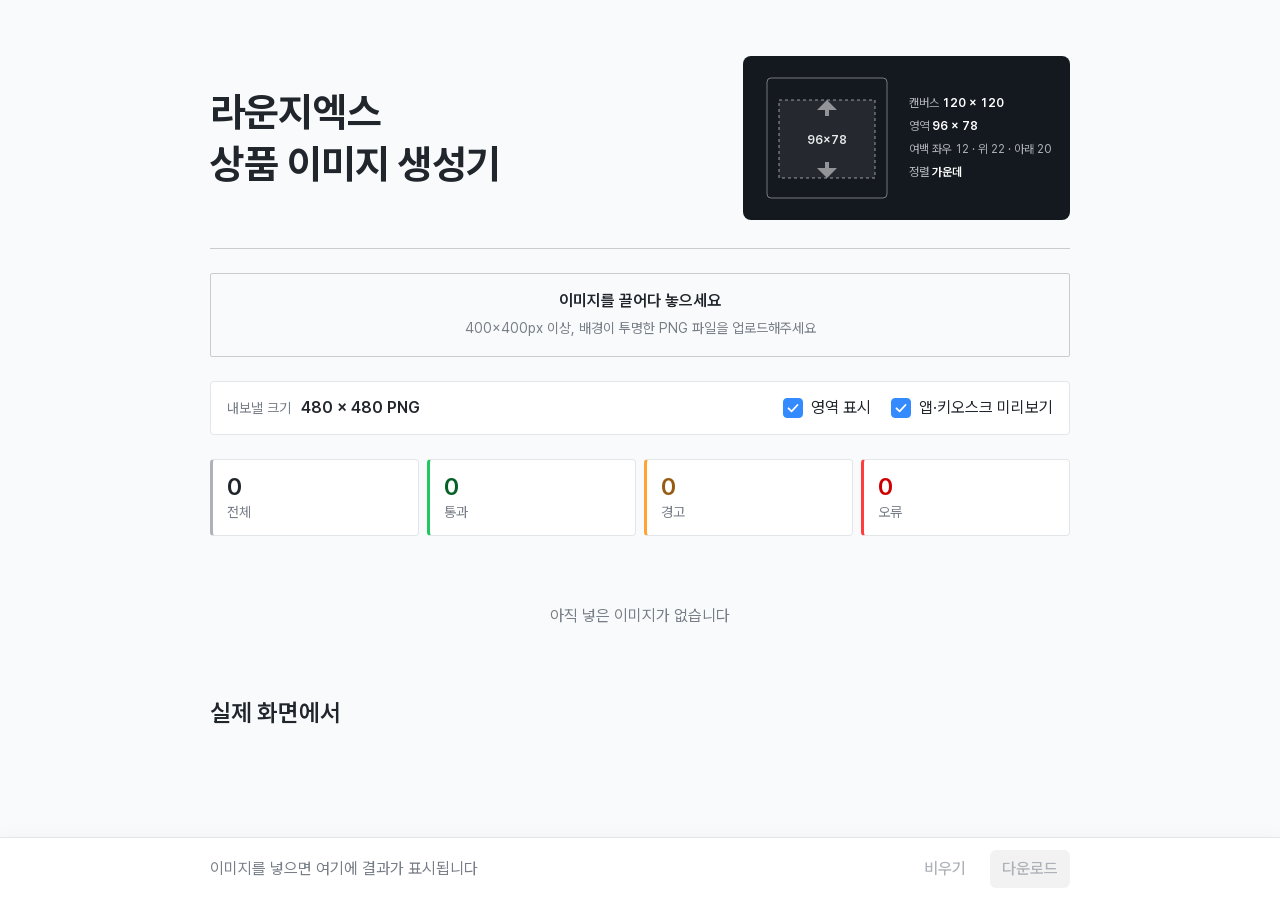
<file: index.html>
<!doctype html>
<html lang="ko">
<head>
<meta charset="utf-8">
<meta name="viewport" content="width=device-width, initial-scale=1">
<title>Menu Asset Fitter</title>
<meta name="description" content="메뉴 이미지를 120x120 규격에 맞춰 잘라내고 가운데 정렬해 내보내는 도구.">
<link rel="stylesheet" href="tokens.css">
<style>
/* 이 페이지 전용 규칙. 색·타입·모서리·그림자는 전부 XDS 토큰에서 가져온다.
   라이트 전용 — XDS 다크 토큰은 쓰지 않는다. */

*, *::before, *::after { box-sizing: border-box; }
figure { margin: 0; }

body {
  margin: 0;
  background: var(--semantic-background-normal-alternative);
  color: var(--semantic-label-gray-primary);
}

/* XDS 는 Pretendard 하나로 간다. 자릿수만 고정폭으로 맞춘다. */
.specfig figcaption,
.tile .n,
.bar .out,
.name,
.facts,
.dock .status b {
  font-variant-numeric: tabular-nums;
}

.wrap {
  max-width: 900px;
  margin: 0 auto;
  padding: 56px 20px 140px;
  display: flex;
  flex-direction: column;
  gap: 24px;
}

/* ---------- 머리 ---------- */

.masthead {
  display: flex;
  gap: 24px 32px;
  align-items: center;
  justify-content: space-between;
  flex-wrap: wrap;
  padding-bottom: 28px;
  border-bottom: 1px solid var(--color-cool-neutral-80);   /* divider · solid secondary */
}

h1 {
  flex: 1 1 260px;
  min-width: 0;
  margin: 0;
  font-size: clamp(var(--type-title-1-size), 4.4vw, var(--type-headline-2-size));
  line-height: var(--type-headline-2-lh);
  font-weight: var(--type-headline-2-weight);
  letter-spacing: -0.02em;
}

/* 미리보기 바탕과 그 위에 그리는 점선. 점선은 JS(paint)에서도 읽어 쓴다. */
:root {
  --stage: var(--color-cool-neutral-10);
  --stage-line: var(--color-cool-neutral-60);
}

/* 규격 그림 — 에셋이 실제로 얹히는 바탕 위에 그린다 */
.specfig {
  flex: 0 0 auto;
  display: flex;
  gap: 16px;
  align-items: center;
  padding: 16px 18px;
  border-radius: var(--radius-8);
  background: var(--stage);
}
.specfig figcaption {
  font-size: var(--type-caption-size);
  line-height: 1.9;
  color: var(--color-cool-neutral-70);
}
.specfig figcaption b {
  color: var(--semantic-static-white);
  font-weight: 600;
}

/* ---------- 넣는 곳 ---------- */

/* upload-dragger (node 3866:106581) — 점선이 아니라 실선 1px, radius 2 */
#drop {
  padding: var(--space-4) var(--space-5);
  text-align: center;
  border: 1px solid var(--color-cool-neutral-80);
  border-radius: var(--radius-2);
  background: var(--color-cool-neutral-98);
  cursor: pointer;
  transition: border-color .14s, background .14s;
}
#drop:hover,
#drop:focus-visible,
#drop.on {
  border-color: var(--color-blue-60);
  background: var(--color-blue-98);
}
#drop strong {
  display: block;
  margin-bottom: var(--space-1);
  font-size: 16px;
  line-height: 22px;
  font-weight: 600;
}
#drop span {
  font-size: 14px;
  line-height: 20px;
  color: var(--semantic-label-gray-alternative);
}

/* ---------- 조작부 ---------- */

.panel {
  border: 1px solid var(--semantic-border-normal);
  border-radius: var(--radius-4);
  background: var(--semantic-background-elevated-normal);
}

.bar {
  display: flex;
  flex-wrap: wrap;
  gap: 12px 20px;
  align-items: center;
  padding: 14px 16px;
}
.bar .field { display: flex; align-items: baseline; gap: 10px; }
.bar label {
  font-size: var(--type-detail-1-size);
  line-height: var(--type-detail-1-lh);
  color: var(--semantic-label-gray-alternative);
}
.bar .out {
  font-size: var(--type-body-4-size);
  line-height: var(--type-body-4-lh);
  font-weight: 600;
  color: var(--semantic-label-gray-primary);
}
.bar .spacer { flex: 1; }

/* checkbox (node 110:34661) — 20x20 상자, radius 4, 글자와 8px 띄움 */
.cbx {
  display: inline-flex;
  align-items: center;
  gap: var(--space-2);
  cursor: pointer;
}
.cbx input {
  position: absolute;
  width: 1px; height: 1px;
  opacity: 0;
  pointer-events: none;
}
.cbx-box {
  flex: none;
  width: 20px;
  height: 20px;
  border-radius: 4px;
  border: 1px solid var(--color-cool-neutral-90);
  background-color: var(--color-common-white);
  background-repeat: no-repeat;
  background-position: center;
  background-size: 14px 14px;
  transition: background-color .12s, border-color .12s;
}
.cbx input:checked + .cbx-box {
  border-color: var(--color-blue-60);
  background-color: var(--color-blue-60);
  background-image: url("data:image/svg+xml,%3Csvg xmlns='http://www.w3.org/2000/svg' viewBox='0 0 14 14'%3E%3Cpath d='M2.5 7.3 5.6 10.4 11.5 4' fill='none' stroke='%23fff' stroke-width='1.8' stroke-linecap='round' stroke-linejoin='round'/%3E%3C/svg%3E");
}
.cbx input:focus-visible + .cbx-box {
  outline: 2px solid var(--color-blue-60);
  outline-offset: 2px;
}
.cbx-label {
  font-size: 16px;
  line-height: 22px;
  color: var(--semantic-label-gray-primary);
}

/* 상태 글자색 — XDS static/accent 는 흰 바탕에서 대비가 2~3 밖에 안 나와
   글자로 쓸 수 없다. 색선·칠에는 semantic 을 쓰고 글자만 아래 단계로 내린다. */
:root {
  --state-ok-text:   var(--color-green-20);
  --state-warn-text: var(--color-orange-30);
  --state-bad-text:  var(--color-red-40);
}

/* ---------- 요약 ---------- */

.tally { display: flex; gap: 8px; flex-wrap: wrap; }

.tile {
  flex: 1 1 130px;
  padding: 12px 14px;
  border: 1px solid var(--semantic-border-normal);
  border-left: 3px solid var(--semantic-components-fill-normal);
  border-radius: var(--radius-4);
  background: var(--semantic-background-elevated-normal);
}
.tile.ok   { border-left-color: var(--semantic-accent-green); }
.tile.warn { border-left-color: var(--semantic-static-caution); }
.tile.bad  { border-left-color: var(--semantic-static-error); }

.tile .n {
  font-size: var(--type-title-3-size);
  line-height: 1.25;
  font-weight: var(--type-title-3-weight);
}
.tile.ok .n   { color: var(--state-ok-text); }
.tile.warn .n { color: var(--state-warn-text); }
.tile.bad .n  { color: var(--state-bad-text); }

.tile .k {
  font-size: var(--type-detail-1-size);
  line-height: var(--type-detail-1-lh);
  color: var(--semantic-label-gray-alternative);
}

/* ---------- 목록 ---------- */

#list { display: flex; flex-direction: column; gap: 8px; }

.card {
  display: flex;
  gap: 16px;
  align-items: flex-start;
  padding: 14px;
  border: 1px solid var(--semantic-border-normal);
  border-left: 3px solid var(--semantic-components-fill-normal);
  border-radius: var(--radius-4);
  background: var(--semantic-background-elevated-normal);
}
.card.ok   { border-left-color: var(--semantic-accent-green); }
.card.warn { border-left-color: var(--semantic-static-caution); }
.card.bad  { border-left-color: var(--semantic-static-error); }

.stage {
  flex: 0 0 auto;
  display: block;
  width: 96px;
  height: 96px;
  border-radius: var(--radius-2);
  background: var(--stage);
}

.body {
  flex: 1;
  min-width: 0;
  display: flex;
  flex-direction: column;
  gap: 4px;
}

.cardhead {
  display: flex;
  align-items: center;
  gap: var(--space-2);
  min-width: 0;
}

.name {
  min-width: 0;
  font-size: var(--type-body-4-size);
  line-height: var(--type-body-4-lh);
  font-weight: 600;
  word-break: break-all;
}

.facts {
  display: flex;
  flex-wrap: wrap;
  gap: 2px 16px;
  font-size: var(--type-caption-size);
  line-height: var(--type-caption-lh);
  color: var(--semantic-label-gray-alternative);
}
.facts b {
  color: var(--semantic-label-gray-secondary);
  font-weight: 600;
}

.msg {
  display: flex;
  gap: 6px;
  align-items: baseline;
  font-size: var(--type-detail-1-size);
  line-height: var(--type-detail-1-lh);
}
.msg.warn { color: var(--state-warn-text); }
.msg.bad  { color: var(--state-bad-text); }
.msg .dot {
  flex: none;
  width: 4px;
  height: 4px;
  border-radius: var(--radius-full);
  background: currentColor;
  transform: translateY(-3px);
}

/* badge (node 26:1593) · size=S, type=square. 글자는 어느 색이든 흰색이다. */
.badge {
  flex: none;
  display: inline-flex;
  align-items: center;
  height: 28px;
  padding: 0 var(--space-2);
  border-radius: 6px;
  font-size: 14px;
  line-height: 20px;
  font-weight: 600;
  color: var(--color-common-white);
  white-space: nowrap;
}
.badge-blue   { background: var(--color-blue-60); }
.badge-sky    { background: var(--color-blue-80); }
.badge-red    { background: var(--color-red-60); }
.badge-yellow { background: var(--color-orange-60); }
.badge-gray   { background: var(--color-cool-neutral-70); }
.badge-black  { background: var(--color-cool-neutral-25); }

.side {
  flex: none;
  display: flex;
  flex-direction: column;
  gap: var(--space-1);
  align-items: stretch;
}

/* ---------- 앱·키오스크 미리보기 ---------- */

#preview { display: flex; flex-direction: column; gap: var(--space-4); }
#preview h2 {
  margin: 0;
  font-size: var(--type-title-3-size);
  line-height: var(--type-title-3-lh);
  font-weight: var(--type-title-3-weight);
  letter-spacing: -0.01em;
}

.screens { display: flex; flex-direction: column; gap: var(--space-5); }
.screen { display: flex; flex-direction: column; gap: 6px; }
.screen .cap {
  font-size: var(--type-detail-1-size);
  line-height: var(--type-detail-1-lh);
  color: var(--semantic-label-gray-alternative);
}
/* 넓은 화면은 가로로만 스크롤시킨다 */
.screen .hold {
  overflow-x: auto;
  border-radius: var(--radius-2);
  border: 1px solid var(--semantic-border-normal);
}
.screen canvas { display: block; }

/* ---------- 버튼 ---------- */
/* BarisON 파일의 button 컴포넌트(node 21:502)를 그대로 옮긴 것.
   size L/M/S · type primary/secondary/dark/danger · ghost · disabled
   색은 전부 tokens.css 팔레트에 있는 값과 일치한다. */

.btn {
  display: inline-flex;
  align-items: center;
  justify-content: center;
  gap: var(--space-2);
  font-family: inherit;
  font-weight: 500;            /* Pretendard Medium */
  border: 0;
  cursor: pointer;
  white-space: nowrap;
  text-align: center;
}

.btn-l { height: 48px; padding: 0 16px; border-radius: 8px; font-size: 18px; line-height: 24px; }
.btn-m { height: 38px; padding: 0 12px; border-radius: 6px; font-size: 16px; line-height: 22px; }
.btn-s { height: 32px; padding: 0  8px; border-radius: 4px; font-size: 14px; line-height: 20px; }

.btn-primary   { background: var(--color-blue-60);          color: var(--color-common-white); }
.btn-secondary { background: var(--color-blue-98);          color: var(--color-blue-60); }
.btn-dark      { background: var(--color-cool-neutral-50);  color: var(--color-common-white); }
.btn-danger    { background: var(--color-red-98);           color: var(--color-red-60); }

/* 컴포넌트에는 hover 가 없고 active 만 있다. 웹에서는 둘 다 active 값을 쓴다. */
.btn-primary:hover:not(:disabled),
.btn-primary:active:not(:disabled)   { background: var(--color-blue-40); }
.btn-secondary:hover:not(:disabled),
.btn-secondary:active:not(:disabled) { background: var(--color-blue-95); }

.btn-ghost                          { background: transparent; }
.btn-ghost.btn-primary              { color: var(--color-blue-60); }
.btn-ghost.btn-secondary            { color: var(--color-cool-neutral-50); }
.btn-ghost.btn-danger               { color: var(--color-red-60); }
.btn-ghost:hover:not(:disabled)     { background: var(--semantic-components-fill-primary); }

.btn:disabled {
  background: rgba(110, 117, 124, .09);   /* fill/state/opacity-disabled */
  color: var(--color-cool-neutral-70);
  cursor: default;
}
.btn-ghost:disabled { background: transparent; }

.drop-hint {
  padding: 44px 20px;
  text-align: center;
  font-size: var(--type-body-4-size);
  color: var(--semantic-label-gray-alternative);
}

/* ---------- 바닥 고정 ---------- */

.dock {
  position: fixed;
  left: 0; right: 0; bottom: 0;
  z-index: 5;
  border-top: 1px solid var(--semantic-border-normal);
  background: var(--semantic-background-elevated-normal);
  box-shadow: var(--shadow-lg);
}
.dock .inner {
  max-width: 900px;
  margin: 0 auto;
  padding: 12px 20px;
  display: flex;
  align-items: center;
  gap: 12px;
}
.dock .status {
  flex: 1;
  min-width: 0;
  font-size: var(--type-body-4-size);
  line-height: var(--type-body-4-lh);
  color: var(--semantic-label-gray-alternative);
}
.dock .status b {
  color: var(--semantic-label-gray-primary);
  font-weight: 700;
  font-variant-numeric: tabular-nums;
}

/* ---------- 그 외 ---------- */

:focus-visible {
  outline: 2px solid var(--semantic-label-blue-normal);
  outline-offset: 2px;
}

body.nosave #saveall,
body.nosave .side .btn:first-of-type { display: none; }

@media (prefers-reduced-motion: reduce) {
  * { transition: none !important; animation: none !important; }
}

@media (max-width: 560px) {
  .card { flex-wrap: wrap; }
  .side {
    width: 100%;
    flex-direction: row;
    justify-content: flex-end;
    align-items: center;
    gap: var(--space-2);
  }
}
</style>
</head>
<body>
<div class="wrap">

  <header class="masthead">
    <h1>라운지엑스<br>상품 이미지 생성기</h1>

    <figure class="specfig">
      <svg width="132" height="132" viewBox="0 0 132 132" role="img" aria-label="캔버스 120 곱하기 120, 콘텐츠 영역 96 곱하기 78">
        <rect x="6" y="6" width="120" height="120" rx="4" fill="none" stroke="rgba(255,255,255,.42)" stroke-width="1"/>
        <rect x="18" y="28" width="96" height="78" fill="rgba(255,255,255,.07)" stroke="rgba(255,255,255,.55)" stroke-width="1" stroke-dasharray="3 3"/>
        <path d="M64 44 h4 v-6 h8 l-10 -10 -10 10 h8 z" fill="rgba(255,255,255,.5)"/>
        <path d="M64 90 h4 v6 h8 l-10 10 -10 -10 h8 z" fill="rgba(255,255,255,.5)"/>
        <text x="66" y="72" fill="rgba(255,255,255,.9)" font-family="Pretendard Variable, Pretendard, sans-serif" font-size="12" font-weight="600" text-anchor="middle">96×78</text>
      </svg>
      <figcaption>
        캔버스 <b>120 × 120</b><br>
        영역 <b>96 × 78</b><br>
        여백 좌우 12 · 위 22 · 아래 20<br>
        정렬 <b>가운데</b>
      </figcaption>
    </figure>
  </header>

  <div id="drop" tabindex="0" role="button" aria-label="이미지 고르기">
    <strong>이미지를 끌어다 놓으세요</strong>
    <span>400×400px 이상, 배경이 투명한 PNG 파일을 업로드해주세요</span>
  </div>

  <div class="panel bar">
    <div class="field">
      <label>내보낼 크기</label>
      <span class="out">480 × 480 PNG</span>
    </div>
    <span class="spacer"></span>
    <label class="cbx">
      <input type="checkbox" id="guide" checked>
      <span class="cbx-box" aria-hidden="true"></span>
      <span class="cbx-label">영역 표시</span>
    </label>
    <label class="cbx">
      <input type="checkbox" id="mock" checked>
      <span class="cbx-box" aria-hidden="true"></span>
      <span class="cbx-label">앱·키오스크 미리보기</span>
    </label>
  </div>

  <div class="tally" id="tally" hidden>
    <div class="tile all"><div class="n" id="t-all">0</div><div class="k">전체</div></div>
    <div class="tile ok"><div class="n" id="t-ok">0</div><div class="k">통과</div></div>
    <div class="tile warn"><div class="n" id="t-warn">0</div><div class="k">경고</div></div>
    <div class="tile bad"><div class="n" id="t-bad">0</div><div class="k">오류</div></div>
  </div>

  <div id="list">
    <div class="drop-hint">아직 넣은 이미지가 없습니다</div>
  </div>

  <section id="preview" hidden>
    <h2>실제 화면에서</h2>
    <div class="screens" id="screens"></div>
  </section>
</div>

<div class="dock">
  <div class="inner">
    <span class="status" id="status">이미지를 넣으면 여기에 결과가 표시됩니다</span>
    <button type="button" class="btn btn-m btn-ghost btn-secondary" id="clear" disabled>비우기</button>
    <button type="button" class="btn btn-m btn-primary" id="saveall" disabled>한번에 다운로드</button>
  </div>
</div>

<script>
"use strict";

/* 피그마 플러그인과 반드시 같은 값 */
const CANVAS = 120;
const AREA = { x: 12, y: 22, w: 96, h: 78 };
const ALPHA_T = 8;      // 이보다 불투명하면 내용으로 본다

/* 실제 앱·키오스크 메뉴 카드 치수 (Lounge-X MENU 파일에서 읽은 값) */
const SCREEN_BG = "#17191C";
const TILE_BG = "#23252A";
const APP = {
  w: 342, h: 100, thumb: 100, radius: 8, gap: 16,   // 카드 하나
  screen: 390, padX: 24, padY: 12, rowGap: 24,      // 목록 화면
  scale: 1
};
const KIOSK = {
  w: 220, h: 294, image: 220, pad: 8, radius: 12, gap: 12,   // 타일 하나
  box: 62,                                                   // 이름·가격 칸
  cols: 4, colGap: 24, rowGap: 32, margin: 24,               // 격자
  scale: 0.62
};
const PREVIEW_MAX = 8;   // 미리보기에 그릴 최대 장수

/* Best 배지 — 앱은 이름 위, 키오스크는 이미지 위 왼쪽 상단에 얹힌다 */
const BADGE = {
  label: "Best",
  bg: "#2E1C05",
  fg: "#FFC466",
  app:   { h: 15, font: 10, padX: 6, radius: 4, x: 0,  y: 5 },
  kiosk: { h: 30, font: 20, padX: 7, radius: 4, x: 8,  y: 8 }
};

const $ = (s) => document.querySelector(s);
const listEl = $("#list");
const dropEl = $("#drop");

let shots = [];
const scale = 4;    // 480 = 120 x 4
let showGuide = true;
let showMock = true;
let seq = 0;
let saver = null;      // claude.use("downloads") 결과, 없으면 링크로 저장

const picker = document.createElement("input");
picker.type = "file";
picker.multiple = true;
picker.accept = "image/*";

/* ---------- 저장 ---------- */

let savingChecked = false;

(async () => {
  const hosted = !!(window.claude && typeof window.claude.use === "function");
  if (hosted) {
    try { saver = await window.claude.use("downloads"); } catch (e) { saver = null; }
    if (!saver) {
      // 이 화면에서는 파일을 건네줄 수 없다 — 버튼을 숨긴다
      document.body.classList.add("nosave");
      setStatus("이 화면에서는 파일 저장이 안 됩니다. 규격 확인용으로만 쓰실 수 있습니다");
    }
  }
  savingChecked = true;
})();

async function saveFile(filename, blob) {
  if (saver) {
    await saver.save({ filename, data: blob });
    return;
  }
  const url = URL.createObjectURL(blob);
  const a = document.createElement("a");
  a.href = url;
  a.download = filename;
  document.body.appendChild(a);
  a.click();
  a.remove();
  setTimeout(() => URL.revokeObjectURL(url), 4000);
}

/* ---------- 넣기 ---------- */

dropEl.addEventListener("click", () => picker.click());
dropEl.addEventListener("keydown", (e) => {
  if (e.key === "Enter" || e.key === " ") { e.preventDefault(); picker.click(); }
});
picker.addEventListener("change", () => { intake([...picker.files]); picker.value = ""; });

["dragenter", "dragover"].forEach((t) =>
  dropEl.addEventListener(t, (e) => { e.preventDefault(); dropEl.classList.add("on"); }));
["dragleave", "drop"].forEach((t) =>
  dropEl.addEventListener(t, (e) => { e.preventDefault(); dropEl.classList.remove("on"); }));
dropEl.addEventListener("drop", (e) => intake([...e.dataTransfer.files]));
document.addEventListener("dragover", (e) => e.preventDefault());
document.addEventListener("drop", (e) => e.preventDefault());

async function intake(files) {
  const imgs = files.filter((f) => /^image\//.test(f.type));
  if (!imgs.length) return;
  setStatus(`읽는 중… 0 / ${imgs.length}`);
  let done = 0;
  for (const f of imgs) {
    try { shots.push(await measure(f)); }
    catch (e) {
      shots.push({ id: ++seq, file: f.name, unreadable: true });
    }
    done++;
    setStatus(`읽는 중… ${done} / ${imgs.length}`);
    draw();
  }
  draw();
}

/* ---------- 계산 ---------- */

async function measure(file) {
  const buf = await file.arrayBuffer();
  const bmp = await createImageBitmap(new Blob([buf], { type: file.type }));
  const W = bmp.width, H = bmp.height;

  const c = document.createElement("canvas");
  c.width = W; c.height = H;
  const ctx = c.getContext("2d", { willReadFrequently: true });
  ctx.drawImage(bmp, 0, 0);
  const d = ctx.getImageData(0, 0, W, H).data;

  let minX = W, minY = H, maxX = -1, maxY = -1;
  for (let y = 0; y < H; y++) {
    for (let x = 0; x < W; x++) {
      if (d[(y * W + x) * 4 + 3] > ALPHA_T) {
        if (x < minX) minX = x;
        if (x > maxX) maxX = x;
        if (y < minY) minY = y;
        if (y > maxY) maxY = y;
      }
    }
  }

  const shot = { id: ++seq, file: file.name, bmp, imgW: W, imgH: H };

  if (maxX < 0) {
    shot.empty = true;
    return shot;
  }

  shot.bbox = { x: minX, y: minY, w: maxX - minX + 1, h: maxY - minY + 1 };
  shot.s = Math.min(AREA.w / shot.bbox.w, AREA.h / shot.bbox.h);

  const opaque = (x, y) => d[(y * W + x) * 4 + 3] > 250;
  shot.opaque = opaque(0, 0) && opaque(W - 1, 0) && opaque(0, H - 1) && opaque(W - 1, H - 1);

  return shot;
}

/* 판정은 고른 배수에 따라 달라지므로 그릴 때마다 다시 한다 */
function assess(shot) {
  if (shot.unreadable) return { level: "bad", notes: ["열 수 없는 파일입니다"] };
  if (shot.empty) return { level: "bad", notes: ["전부 투명한 이미지입니다"] };

  const notes = [];
  let level = "ok";

  if (shot.opaque) {
    level = "bad";
    notes.push("배경이 투명하지 않습니다. 이대로는 여백을 못 잘라냅니다");
  }

  if (shot.s > 1 / scale) {
    const needW = Math.ceil(shot.bbox.w * shot.s * scale);
    const needH = Math.ceil(shot.bbox.h * shot.s * scale);
    if (level === "ok") level = "warn";
    notes.push(
      `${scale}배로 내보내기엔 해상도가 모자랍니다. ` +
      `내용이 ${shot.bbox.w}×${shot.bbox.h}px인데 ${needW}×${needH}px 이상 필요합니다`
    );
  }

  return { level, notes };
}

/* 내용의 중심이 영역의 중심에 오도록 이미지 전체를 옮긴다 */
function layout(shot) {
  const s = shot.s;
  return {
    s,
    x: AREA.x + AREA.w / 2 - s * (shot.bbox.x + shot.bbox.w / 2),
    y: AREA.y + AREA.h / 2 - s * (shot.bbox.y + shot.bbox.h / 2),
    w: shot.imgW * s,
    h: shot.imgH * s
  };
}

function paint(cv, shot, px, guide) {
  const g = cv.getContext("2d");
  const k = px / CANVAS;
  g.clearRect(0, 0, px, px);

  if (shot.bbox && shot.bmp) {
    const L = layout(shot);
    g.save();
    g.beginPath();
    g.rect(0, 0, px, px);
    g.clip();
    g.drawImage(shot.bmp, L.x * k, L.y * k, L.w * k, L.h * k);
    g.restore();
  }

  if (guide) {
    g.strokeStyle = getComputedStyle(document.documentElement)
      .getPropertyValue("--stage-line").trim() || "rgba(255,255,255,.3)";
    g.setLineDash([3 * k, 3 * k]);
    g.lineWidth = Math.max(1, k);
    g.strokeRect(AREA.x * k, AREA.y * k, AREA.w * k, AREA.h * k);
  }
}

/* 규격에 맞춘 결과를, 120 캔버스가 size 픽셀이 된다고 보고 (x,y) 에 그린다 */
function drawAsset(g, shot, x, y, size) {
  if (!shot.bbox || !shot.bmp) return;
  const k = size / CANVAS;
  const s = Math.min(AREA.w / shot.bbox.w, AREA.h / shot.bbox.h);
  const rx = AREA.x + AREA.w / 2 - s * (shot.bbox.x + shot.bbox.w / 2);
  const ry = AREA.y + AREA.h / 2 - s * (shot.bbox.y + shot.bbox.h / 2);
  g.drawImage(shot.bmp, x + rx * k, y + ry * k, shot.imgW * s * k, shot.imgH * s * k);
}

function roundRect(g, x, y, w, h, r) {
  g.beginPath();
  g.moveTo(x + r, y);
  g.arcTo(x + w, y, x + w, y + h, r);
  g.arcTo(x + w, y + h, x, y + h, r);
  g.arcTo(x, y + h, x, y, r);
  g.arcTo(x, y, x + w, y, r);
  g.closePath();
}

const FONT = '"Pretendard Variable", Pretendard, sans-serif';

function setupCanvas(cv, w, h, scale) {
  const dpr = 2;
  cv.width = Math.round(w * scale * dpr);
  cv.height = Math.round(h * scale * dpr);
  cv.style.width = Math.round(w * scale) + "px";
  cv.style.height = Math.round(h * scale) + "px";
  const g = cv.getContext("2d");
  g.scale(scale * dpr, scale * dpr);
  g.fillStyle = SCREEN_BG;
  g.fillRect(0, 0, w, h);
  return g;
}

function shortName(shot) {
  const base = shot.file.replace(/\.[^.]+$/, "");
  return base.length > 16 ? base.slice(0, 15) + "…" : base;
}

/* 글자 폭을 재서 알약 크기를 맞춘다 */
function drawBadge(g, x, y, spec) {
  g.font = '600 ' + spec.font + 'px ' + FONT;
  const tw = g.measureText(BADGE.label).width;
  const w = tw + spec.padX * 2;

  g.fillStyle = BADGE.bg;
  roundRect(g, x, y, w, spec.h, spec.radius);
  g.fill();

  g.fillStyle = BADGE.fg;
  g.textBaseline = "middle";
  g.fillText(BADGE.label, x + spec.padX, y + spec.h / 2 + 0.5);
  g.textBaseline = "alphabetic";
  return w;
}

/* 앱 목록 카드 한 줄 — 썸네일 100 + 배지·이름·가격 */
function appCard(g, shot, ox, oy) {
  g.fillStyle = TILE_BG;
  roundRect(g, ox, oy, APP.thumb, APP.thumb, APP.radius);
  g.fill();

  g.save();
  roundRect(g, ox, oy, APP.thumb, APP.thumb, APP.radius);
  g.clip();
  drawAsset(g, shot, ox, oy, APP.thumb);
  g.restore();

  const x = ox + APP.thumb + APP.gap;
  drawBadge(g, x + BADGE.app.x, oy + BADGE.app.y, BADGE.app);

  g.textBaseline = "alphabetic";
  g.fillStyle = "#F9FAFA";
  g.font = '600 16px ' + FONT;
  g.fillText(shortName(shot), x, oy + 44);

  g.fillStyle = "#93989F";
  g.font = '500 12px ' + FONT;
  g.fillText("Product Name", x, oy + 64);

  g.fillStyle = "#F9FAFA";
  g.font = '600 14px ' + FONT;
  g.fillText("0,000원", x, oy + 91);
}

/* 키오스크 메뉴 타일 하나 — 이미지 220 + 이름·가격 */
function kioskTile(g, shot, ox, oy) {
  g.fillStyle = TILE_BG;
  roundRect(g, ox, oy, KIOSK.image, KIOSK.image, KIOSK.radius);
  g.fill();

  const inner = KIOSK.image - KIOSK.pad * 2;
  g.save();
  roundRect(g, ox, oy, KIOSK.image, KIOSK.image, KIOSK.radius);
  g.clip();
  drawAsset(g, shot, ox + KIOSK.pad, oy + KIOSK.pad, inner);
  g.restore();

  drawBadge(g, ox + BADGE.kiosk.x, oy + BADGE.kiosk.y, BADGE.kiosk);

  // 이름·가격 칸 — typography token 적용 후 값
  const y = oy + KIOSK.image + KIOSK.gap;
  g.textBaseline = "alphabetic";

  g.fillStyle = "#F9FAFA";
  g.font = '500 22px ' + FONT;          // Medium 22 / 줄높이 28
  g.fillText(shortName(shot), ox, y + 21);

  g.fillStyle = "#F9FAFA";
  g.font = '600 24px ' + FONT;          // SemiBold 24 / 줄높이 32
  g.fillText("0,000", ox, y + 54);
}

/* 앱 목록 화면 — 넣은 이미지를 세로로 쌓는다 */
function drawAppScreen(cv, list) {
  const n = list.length;
  const h = APP.padY * 2 + n * APP.h + (n - 1) * APP.rowGap;
  const g = setupCanvas(cv, APP.screen, h, APP.scale);
  list.forEach((shot, i) => {
    appCard(g, shot, APP.padX, APP.padY + i * (APP.h + APP.rowGap));
  });
}

/* 키오스크 메뉴 격자 — 한 줄에 4개 */
function drawKioskScreen(cv, list) {
  const rows = Math.ceil(list.length / KIOSK.cols);
  const w = KIOSK.margin * 2 + KIOSK.cols * KIOSK.w + (KIOSK.cols - 1) * KIOSK.colGap;
  const h = KIOSK.margin * 2 + rows * KIOSK.h + (rows - 1) * KIOSK.rowGap;
  const g = setupCanvas(cv, w, h, KIOSK.scale);
  list.forEach((shot, i) => {
    const c = i % KIOSK.cols, r = Math.floor(i / KIOSK.cols);
    kioskTile(g, shot,
      KIOSK.margin + c * (KIOSK.w + KIOSK.colGap),
      KIOSK.margin + r * (KIOSK.h + KIOSK.rowGap));
  });
}

function drawPreview() {
  const sec = $("#preview");
  const box = $("#screens");
  const list = shots.filter(s => s.bbox).slice(0, PREVIEW_MAX);

  if (!showMock || !list.length) { sec.hidden = true; box.innerHTML = ""; return; }
  sec.hidden = false;
  box.innerHTML = "";

  const more = shots.filter(s => s.bbox).length - list.length;
  for (const [label, note, fn] of [
    ["앱 목록", `390 × ${APP.h} 카드`, drawAppScreen],
    ["키오스크", `${KIOSK.w} × ${KIOSK.h} 타일 · 한 줄에 ${KIOSK.cols}개`, drawKioskScreen]
  ]) {
    const one = document.createElement("div");
    one.className = "screen";

    const cap = document.createElement("div");
    cap.className = "cap";
    cap.textContent = `${label} · ${note}` + (more > 0 ? ` · 처음 ${PREVIEW_MAX}장만` : "");
    one.appendChild(cap);

    const hold = document.createElement("div");
    hold.className = "hold";
    const cv = document.createElement("canvas");
    fn(cv, list);
    hold.appendChild(cv);
    one.appendChild(hold);

    box.appendChild(one);
  }
}

function render(shot) {
  const px = CANVAS * scale;
  const cv = document.createElement("canvas");
  cv.width = px; cv.height = px;
  paint(cv, shot, px, false);
  return new Promise((res) => cv.toBlob(res, "image/png"));
}

function outName(shot) {
  const base = shot.file.replace(/\.[^.]+$/, "");
  return scale === 1 ? `${base}.png` : `${base}@${scale}x.png`;
}

/* ---------- 화면 ---------- */

function draw() {
  listEl.innerHTML = "";
  if (!shots.length) {
    listEl.innerHTML = '<div class="drop-hint">아직 넣은 이미지가 없습니다</div>';
    $("#tally").hidden = true;
    tally();
    drawPreview();
    return;
  }
  $("#tally").hidden = false;
  shots.forEach((shot) => listEl.appendChild(card(shot)));
  tally();
  drawPreview();
}

const LEVEL_TEXT = { ok: "통과", warn: "경고", bad: "오류" };
// badge 에 초록이 없어서 통과는 blue 로 간다
const BADGE_COLOR = { ok: "badge-blue", warn: "badge-yellow", bad: "badge-red" };

function card(shot) {
  const { level, notes } = assess(shot);

  const el = document.createElement("div");
  el.className = "card " + level;

  const cv = document.createElement("canvas");
  cv.className = "stage";
  cv.width = CANVAS * 2;
  cv.height = CANVAS * 2;
  paint(cv, shot, CANVAS * 2, showGuide);
  el.appendChild(cv);

  const body = document.createElement("div");
  body.className = "body";
  el.appendChild(body);

  const head = document.createElement("div");
  head.className = "cardhead";
  body.appendChild(head);

  const name = document.createElement("div");
  name.className = "name";
  name.textContent = shot.file;
  head.appendChild(name);

  const chip = document.createElement("span");
  chip.className = "badge " + BADGE_COLOR[level];
  chip.textContent = LEVEL_TEXT[level];
  head.appendChild(chip);

  if (shot.bbox) {
    const L = layout(shot);
    const facts = document.createElement("div");
    facts.className = "facts";
    [
      ["원본", `${shot.imgW}×${shot.imgH}`],
      ["내용", `${shot.bbox.w}×${shot.bbox.h}`],
      ["영역 안", `${Math.round(shot.bbox.w * L.s)}×${Math.round(shot.bbox.h * L.s)}`],
      ["배율", L.s.toFixed(3)]
    ].forEach(([k, v]) => {
      const item = document.createElement("span");
      item.append(k + " ");
      const b = document.createElement("b");
      b.textContent = v;
      item.appendChild(b);
      facts.appendChild(item);
    });
    body.appendChild(facts);
  }

  notes.forEach((text) => {
    const m = document.createElement("div");
    m.className = "msg " + (level === "bad" ? "bad" : "warn");
    const dot = document.createElement("span");
    dot.className = "dot";
    m.appendChild(dot);
    m.appendChild(document.createTextNode(text));
    body.appendChild(m);
  });

  const side = document.createElement("div");
  side.className = "side";

  const one = document.createElement("button");
  one.type = "button";
  one.className = "btn btn-s btn-secondary";
  one.textContent = "다운로드";
  one.disabled = level === "bad";
  one.addEventListener("click", async () => {
    one.disabled = true;
    one.textContent = "저장 중…";
    try {
      await saveFile(outName(shot), await render(shot));
      one.textContent = "받았습니다";
    } catch (e) {
      one.textContent = "다시";
      setStatus(saveError(e));
    } finally {
      setTimeout(() => { one.textContent = "다운로드"; one.disabled = false; }, 1600);
    }
  });
  side.appendChild(one);

  const drop = document.createElement("button");
  drop.type = "button";
  drop.className = "btn btn-s btn-ghost btn-secondary";
  drop.textContent = "삭제";
  drop.addEventListener("click", () => {
    shots = shots.filter((s) => s !== shot);
    draw();
  });
  side.appendChild(drop);

  el.appendChild(side);
  return el;
}

function tally() {
  const n = { ok: 0, warn: 0, bad: 0 };
  shots.forEach((s) => n[assess(s).level]++);
  $("#t-all").textContent = shots.length;
  $("#t-ok").textContent = n.ok;
  $("#t-warn").textContent = n.warn;
  $("#t-bad").textContent = n.bad;

  const ready = n.ok + n.warn;
  $("#saveall").disabled = ready === 0;
  $("#saveall").textContent = ready > 1 ? `${ready}개 한번에 다운로드` : "다운로드";
  $("#clear").disabled = shots.length === 0;

  if (!shots.length) setStatus("이미지를 넣으면 여기에 결과가 표시됩니다");
  else if (n.bad) setStatus(`<b>${ready}</b>개 준비됨 · <b>${n.bad}</b>개는 고쳐야 합니다`);
  else setStatus(`<b>${ready}</b>개 준비됨`);
}

function setStatus(html) { $("#status").innerHTML = html; }

function saveError(e) {
  const code = e && e.code;
  if (code === "declined") return "저장을 취소했습니다";
  if (code === "rate_limited") return "저장 창이 이미 열려 있습니다. 잠시 후 다시 눌러주세요";
  if (code === "too_large") return "파일이 너무 큽니다";
  return "저장하지 못했습니다";
}

/* ---------- 조작 ---------- */

$("#guide").addEventListener("change", (e) => {
  showGuide = e.target.checked;
  draw();
});

$("#mock").addEventListener("change", (e) => {
  showMock = e.target.checked;
  draw();
});

// 글꼴이 늦게 올라오면 미리보기 글자가 기본 글꼴로 그려진다. 다 오면 다시 그린다.
if (document.fonts && document.fonts.ready) {
  document.fonts.ready.then(() => { if (shots.length) draw(); });
}

$("#clear").addEventListener("click", () => { shots = []; draw(); });

$("#saveall").addEventListener("click", async () => {
  const btn = $("#saveall");
  const queue = shots.filter((s) => assess(s).level !== "bad");
  btn.disabled = true;
  let saved = 0;

  for (const shot of queue) {
    setStatus(`저장 중… <b>${saved + 1}</b> / ${queue.length}`);
    try {
      await saveFile(outName(shot), await render(shot));
      saved++;
    } catch (e) {
      if (e && e.code === "rate_limited") {
        await new Promise((r) => setTimeout(r, 1500));
        try { await saveFile(outName(shot), await render(shot)); saved++; continue; }
        catch (e2) { setStatus(`<b>${saved}</b>개 저장 후 멈춤 — ${saveError(e2)}`); break; }
      }
      setStatus(`<b>${saved}</b>개 저장 후 멈춤 — ${saveError(e)}`);
      break;
    }
  }

  if (saved === queue.length) setStatus(`<b>${saved}</b>개 저장했습니다`);
  btn.disabled = false;
  setTimeout(tally, 2600);
});

draw();
</script>
</body>
</html>
</file>
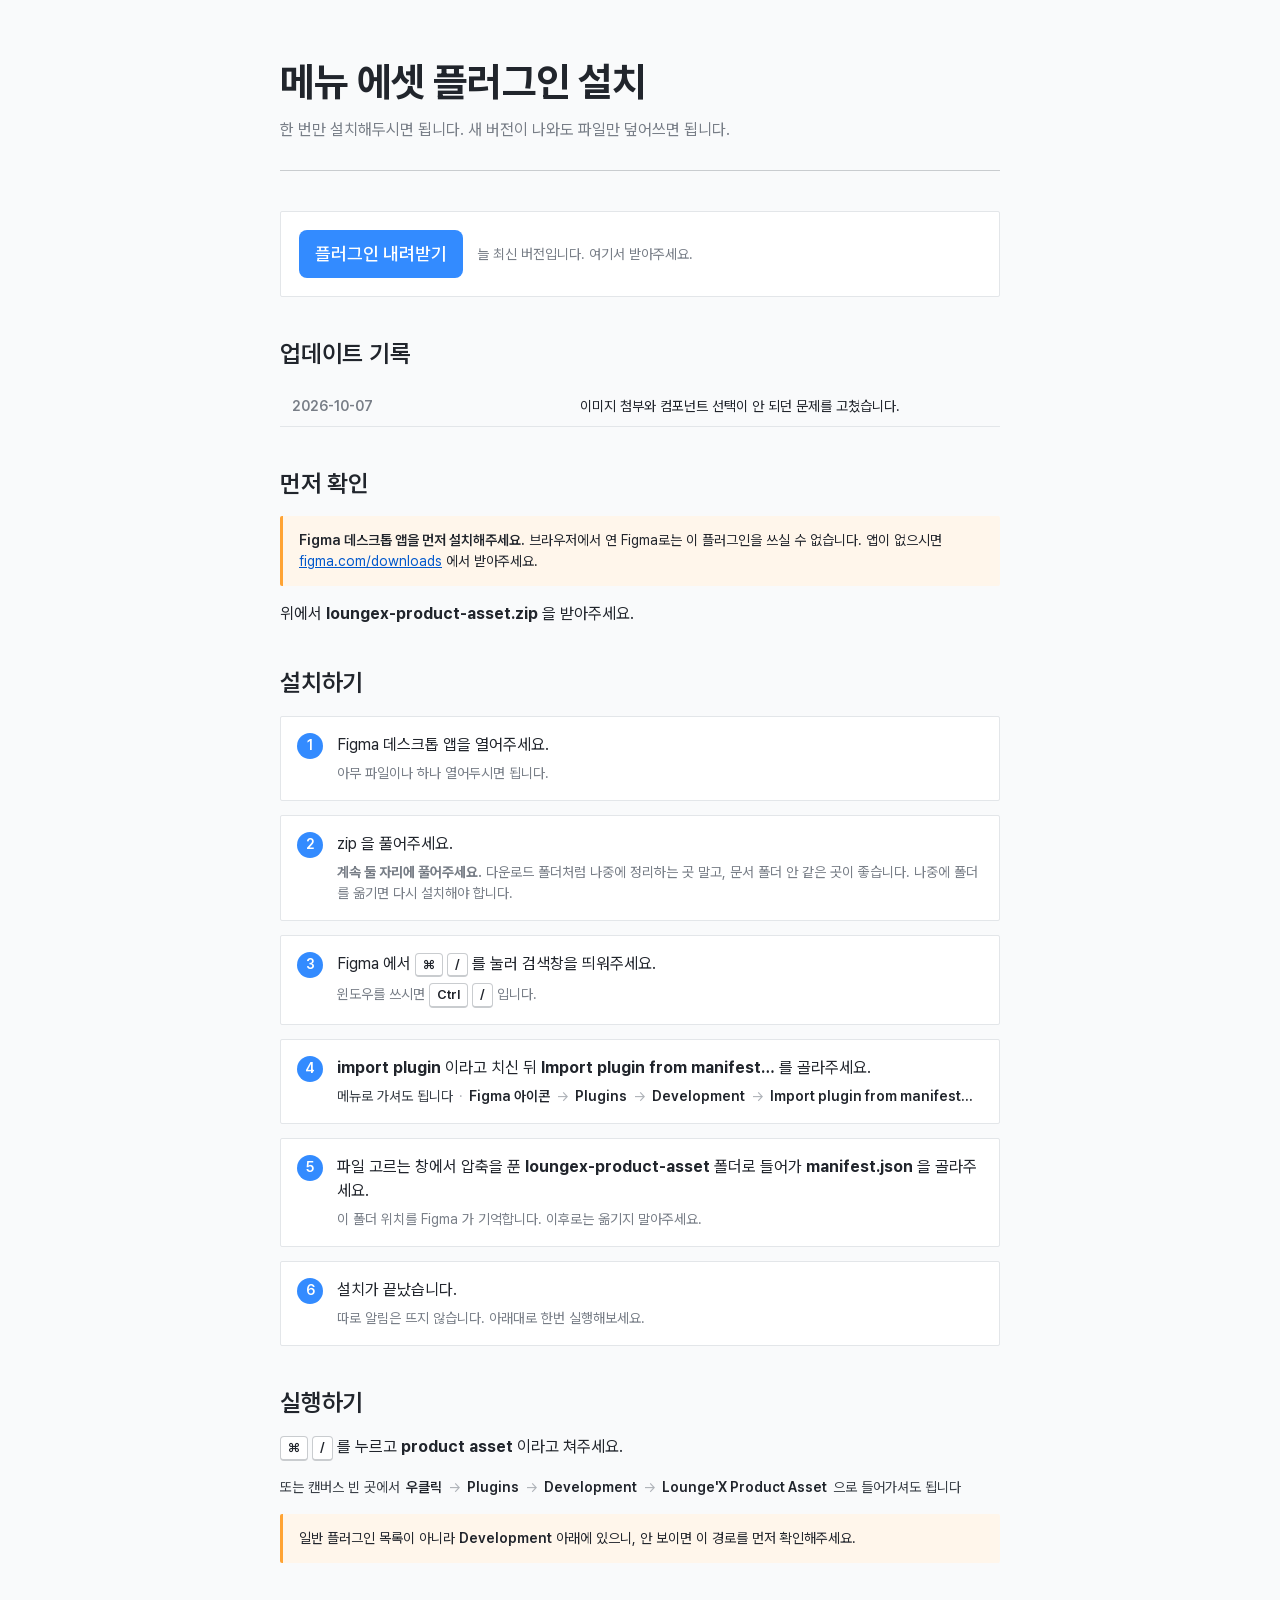
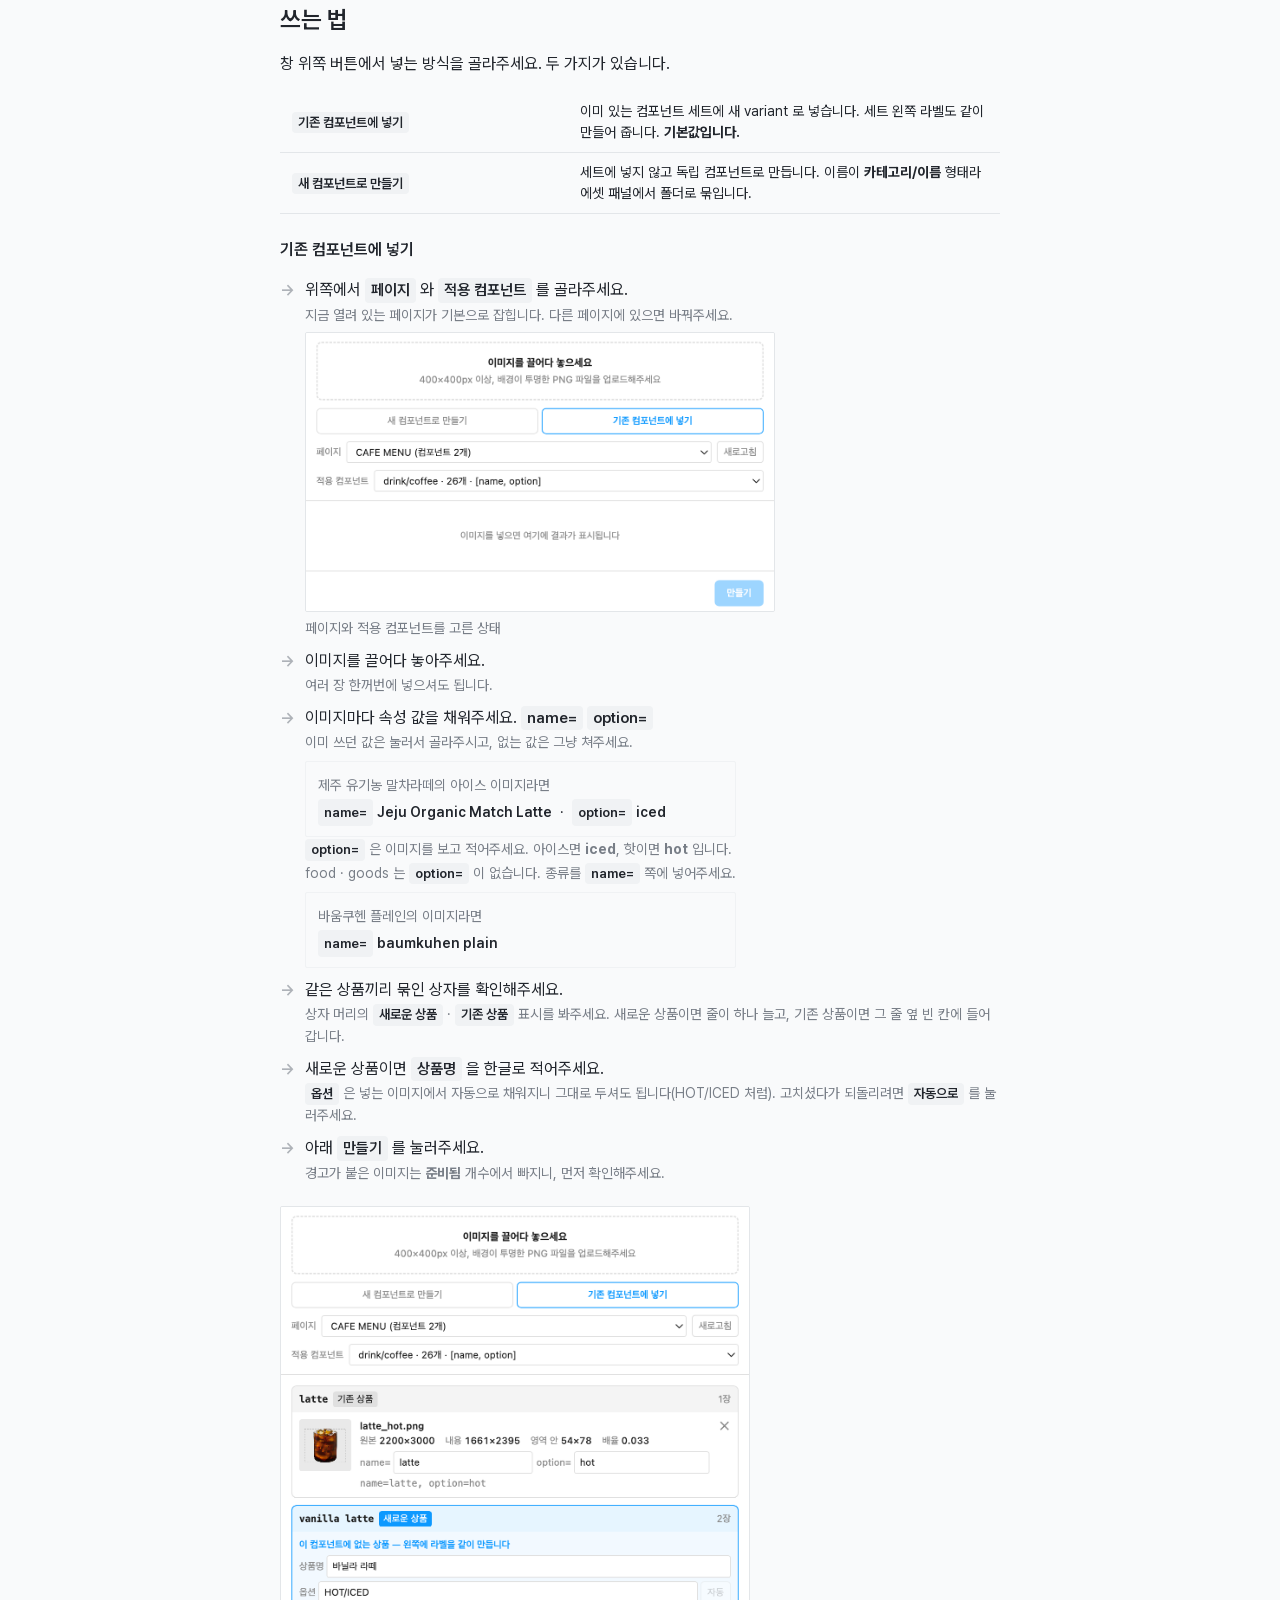
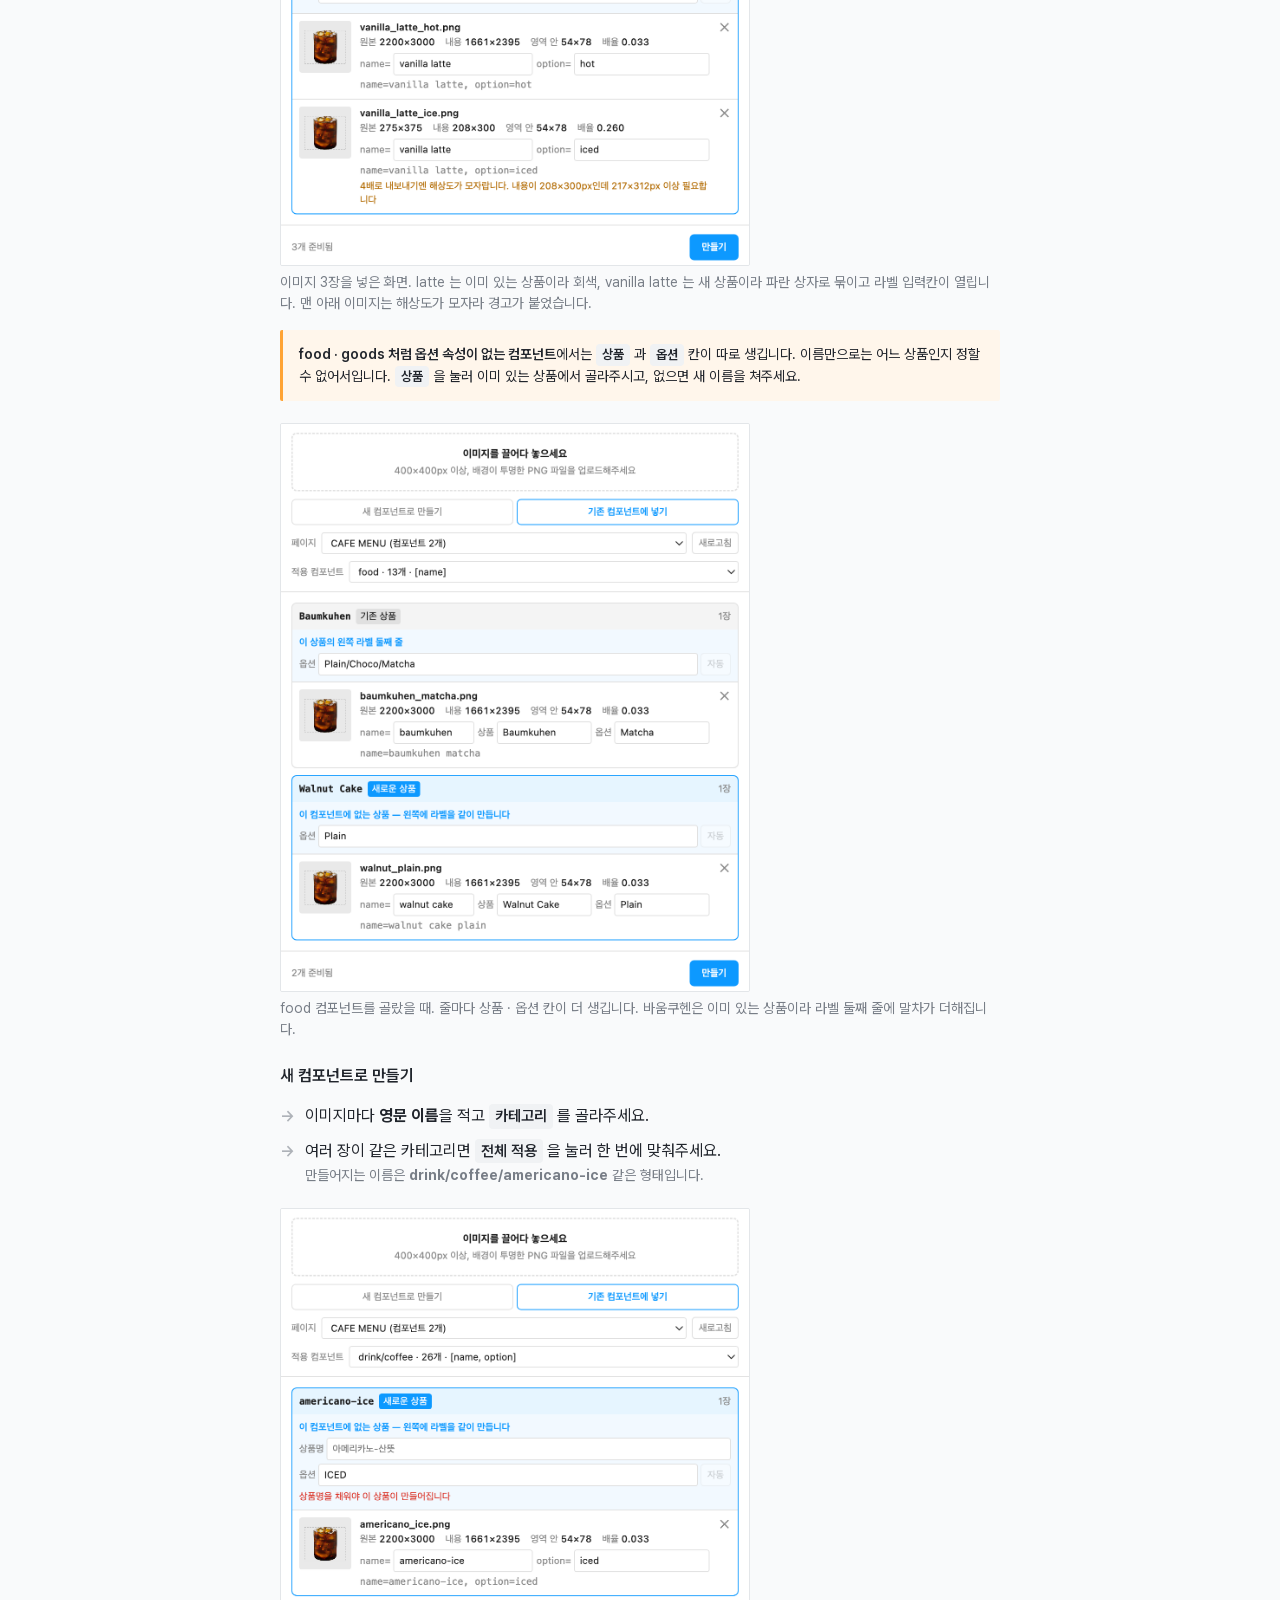
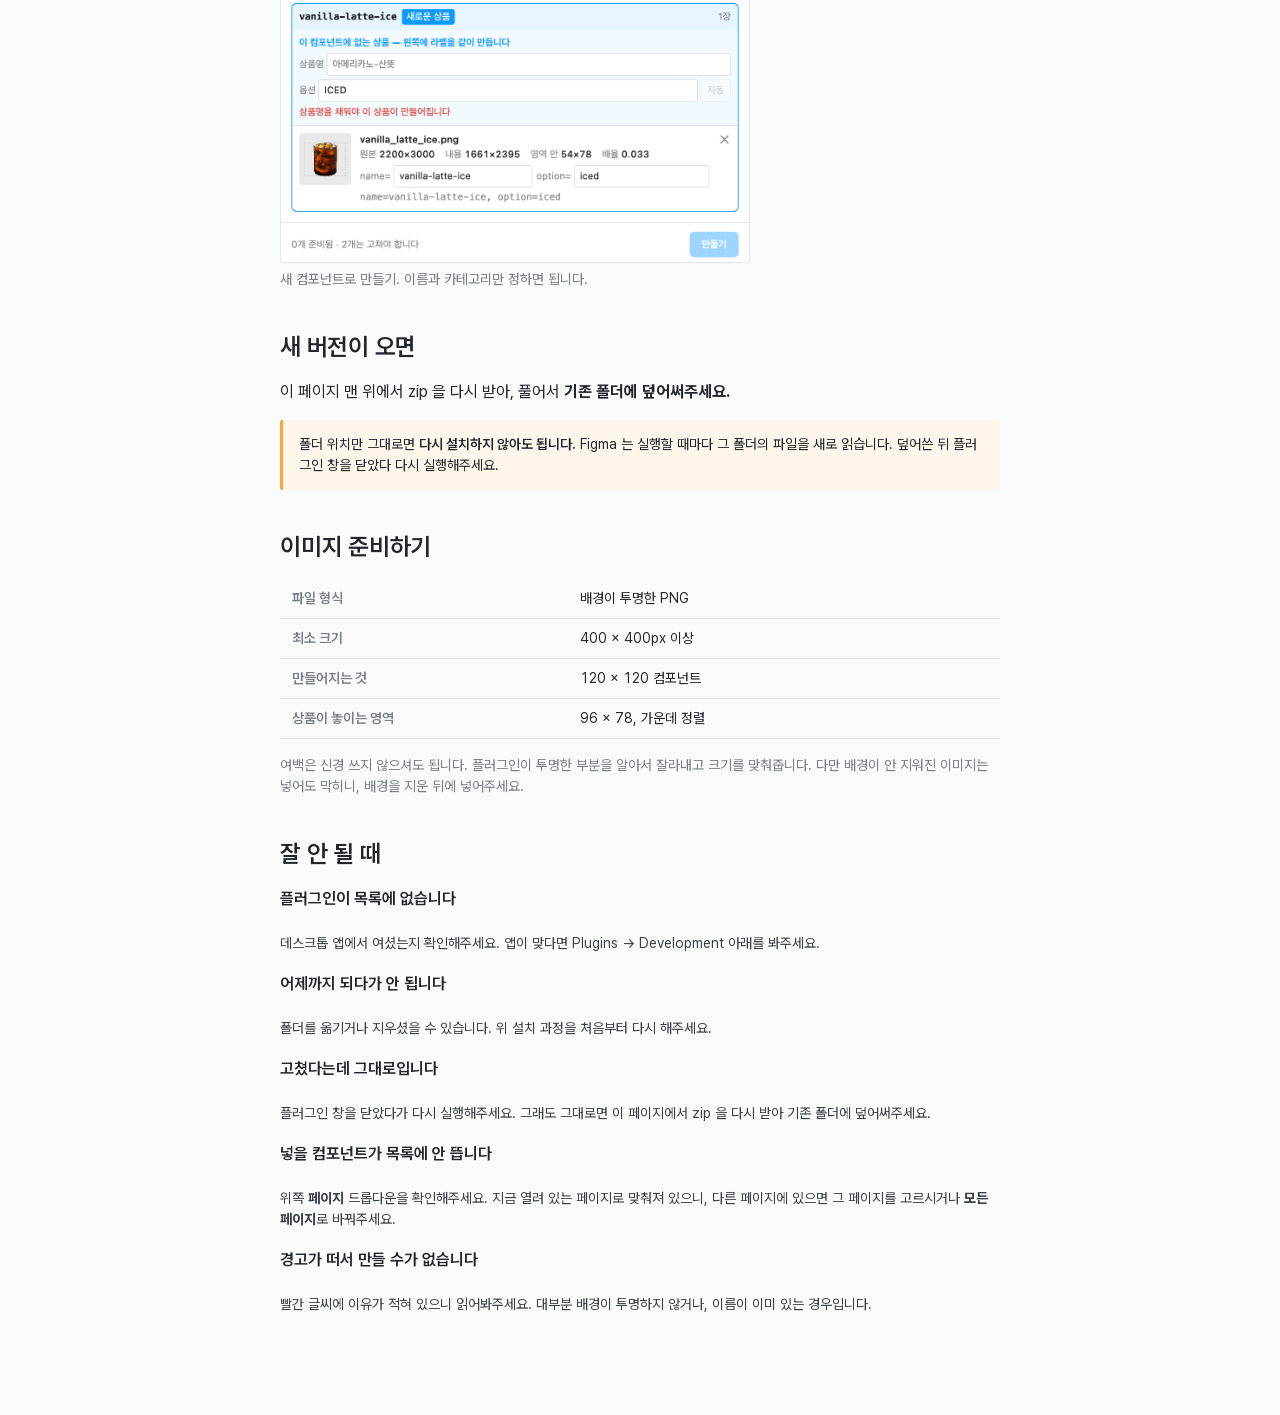
<file: install.html>
<!doctype html>
<html lang="ko">
<head>
<meta charset="utf-8">
<meta name="viewport" content="width=device-width, initial-scale=1">
<title>플러그인 설치 안내</title>
<link rel="stylesheet" href="tokens.css">
<style>
  *, *::before, *::after { box-sizing: border-box; }

  body {
    margin: 0;
    background: var(--semantic-background-normal-alternative);
    color: var(--semantic-label-gray-primary);
  }

  .wrap {
    max-width: 760px;
    margin: 0 auto;
    padding: 56px 20px 100px;
    display: flex;
    flex-direction: column;
    gap: 40px;
  }

  h1 {
    margin: 0;
    font-size: var(--type-headline-2-size);
    line-height: var(--type-headline-2-lh);
    font-weight: var(--type-headline-2-weight);
    letter-spacing: -0.02em;
  }
  header {
    padding-bottom: 28px;
    border-bottom: 1px solid var(--color-cool-neutral-80);
  }
  header p {
    margin: 10px 0 0;
    font-size: var(--type-body-4-size);
    line-height: var(--type-body-4-lh);
    color: var(--semantic-label-gray-alternative);
  }

  section { display: flex; flex-direction: column; gap: 16px; }

  h2 {
    margin: 0;
    font-size: var(--type-title-3-size);
    line-height: var(--type-title-3-lh);
    font-weight: var(--type-title-3-weight);
    letter-spacing: -0.01em;
  }

  p, li { font-size: var(--type-body-4-size); line-height: var(--type-body-4-lh); margin: 0; }

  /* 순서가 실제로 있는 절차라 번호를 쓴다 */
  ol.steps { list-style: none; margin: 0; padding: 0; display: flex; flex-direction: column; gap: 14px; counter-reset: step; }
  ol.steps > li {
    display: flex; gap: 14px; align-items: flex-start;
    padding: 16px; border-radius: var(--radius-2);
    background: var(--semantic-background-elevated-normal);
    border: 1px solid var(--semantic-border-normal);
  }
  ol.steps > li::before {
    counter-increment: step; content: counter(step);
    flex: none; width: 26px; height: 26px; border-radius: var(--radius-full);
    background: var(--color-blue-60); color: var(--color-common-white);
    font-size: 14px; font-weight: 600;
    display: flex; align-items: center; justify-content: center;
  }
  ol.steps .txt { display: flex; flex-direction: column; gap: 6px; min-width: 0; }
  ol.steps .sub { font-size: var(--type-detail-1-size); line-height: var(--type-detail-1-lh); color: var(--semantic-label-gray-alternative); }

  .path {
    display: inline-flex; flex-wrap: wrap; align-items: center; gap: 6px;
    font-size: var(--type-detail-1-size); color: var(--semantic-label-gray-secondary);
  }
  .path b { font-weight: 600; color: var(--semantic-label-gray-primary); }
  .path span { color: var(--semantic-label-gray-assistive); }

  .get {
    display: flex; flex-wrap: wrap; align-items: center; gap: 14px;
    padding: 18px; border-radius: var(--radius-2);
    background: var(--semantic-background-elevated-normal);
    border: 1px solid var(--semantic-border-normal);
  }
  .get .why { flex: 1 1 220px; min-width: 0; font-size: var(--type-detail-1-size);
              line-height: var(--type-detail-1-lh); color: var(--semantic-label-gray-alternative); }
  a.btn {
    flex: none; display: inline-flex; align-items: center; justify-content: center;
    height: 48px; padding: 0 16px; border-radius: 8px;
    background: var(--color-blue-60); color: var(--color-common-white);
    font-size: 18px; line-height: 24px; font-weight: 500; text-decoration: none;
  }
  a.btn:hover { background: var(--color-blue-40); }

  kbd {
    display: inline-block; padding: 1px 7px; border-radius: 4px;
    border: 1px solid var(--color-cool-neutral-80);
    border-bottom-width: 2px;
    background: var(--color-common-white);
    font-family: inherit; font-size: 13px; font-weight: 600;
    color: var(--semantic-label-gray-primary);
  }

  .ui {
    display: inline-block; padding: 1px 6px; border-radius: 4px;
    background: var(--semantic-components-fill-secondary);
    color: var(--semantic-label-gray-primary);
    font-size: 0.94em; font-weight: 600; white-space: nowrap;
  }
  .flow { display: flex; flex-direction: column; gap: 10px; margin: 0; padding: 0; list-style: none; }
  .flow li {
    display: flex; gap: 10px; align-items: baseline;
    font-size: var(--type-body-4-size); line-height: var(--type-body-4-lh);
  }
  .flow li::before {
    content: "→"; flex: none; color: var(--semantic-label-gray-assistive); font-weight: 600;
  }
  .sub2 {
    margin: 2px 0 0; font-size: var(--type-detail-1-size); line-height: var(--type-detail-1-lh);
    color: var(--semantic-label-gray-alternative);
  }

  .eg {
    margin-top: 8px; padding: 10px 12px; border-radius: var(--radius-2);
    background: var(--semantic-components-fill-primary);
    border: 1px solid var(--semantic-border-alternative);
    font-size: var(--type-detail-1-size); line-height: 1.9;
  }
  .eg .t { color: var(--semantic-label-gray-alternative); }
  .eg .v { font-weight: 600; color: var(--semantic-label-gray-primary); }

  figure.shot { margin: 6px 0 0; display: flex; flex-direction: column; gap: 6px; }
  figure.shot img {
    display: block; width: 100%; max-width: 470px;
    border: 1px solid var(--semantic-border-normal);
    border-radius: var(--radius-2);
  }
  figure.shot figcaption {
    font-size: var(--type-detail-1-size); line-height: var(--type-detail-1-lh);
    color: var(--semantic-label-gray-alternative);
  }

  .note {
    padding: 14px 16px; border-radius: var(--radius-2);
    border-left: 3px solid var(--color-orange-60);
    background: var(--color-orange-98);
    font-size: var(--type-detail-1-size); line-height: var(--type-detail-1-lh);
  }
  .note b { font-weight: 600; }

  dl.faq { margin: 0; display: flex; flex-direction: column; gap: 18px; }
  dl.faq dt { font-size: var(--type-body-4-size); line-height: var(--type-body-4-lh); font-weight: 600; }
  dl.faq dd {
    margin: 4px 0 0; font-size: var(--type-detail-1-size); line-height: var(--type-detail-1-lh);
    color: var(--semantic-label-gray-secondary);
  }

  table { border-collapse: collapse; width: 100%; font-size: var(--type-detail-1-size); }
  th, td { text-align: left; padding: 9px 12px; border-bottom: 1px solid var(--semantic-border-normal); }
  th { font-weight: 600; color: var(--semantic-label-gray-alternative); width: 40%; }
  td { font-variant-numeric: tabular-nums; }

  a { color: var(--color-blue-40); }
  :focus-visible { outline: 2px solid var(--color-blue-60); outline-offset: 2px; }
</style>
</head>
<body>

<div class="wrap">

  <header>
    <h1>메뉴 에셋 플러그인 설치</h1>
    <p>한 번만 설치해두시면 됩니다. 새 버전이 나와도 파일만 덮어쓰면 됩니다.</p>
  </header>

  <section>
    <div class="get">
      <a class="btn" href="loungex-product-asset.zip" download>플러그인 내려받기</a>
      <div class="why">
        늘 최신 버전입니다. 여기서 받아주세요.
      </div>
    </div>
  </section>

  <section>
    <h2>업데이트 기록</h2>
    <table>
      <tr><th>2026-10-07</th><td>이미지 첨부와 컴포넌트 선택이 안 되던 문제를 고쳤습니다.</td></tr>
    </table>
  </section>

  <section>
    <h2>먼저 확인</h2>
    <div class="note">
      <b>Figma 데스크톱 앱을 먼저 설치해주세요.</b> 브라우저에서 연 Figma로는 이 플러그인을
      쓰실 수 없습니다. 앱이 없으시면 <a href="https://www.figma.com/downloads/">figma.com/downloads</a>
      에서 받아주세요.
    </div>
    <p>위에서 <b>loungex-product-asset.zip</b> 을 받아주세요.</p>
  </section>

  <section>
    <h2>설치하기</h2>
    <ol class="steps">
      <li>
        <div class="txt">
          <div>Figma 데스크톱 앱을 열어주세요.</div>
          <div class="sub">아무 파일이나 하나 열어두시면 됩니다.</div>
        </div>
      </li>
      <li>
        <div class="txt">
          <div>zip 을 풀어주세요.</div>
          <div class="sub">
            <b>계속 둘 자리에 풀어주세요.</b> 다운로드 폴더처럼 나중에 정리하는 곳 말고,
            문서 폴더 안 같은 곳이 좋습니다. 나중에 폴더를 옮기면 다시 설치해야 합니다.
          </div>
        </div>
      </li>
      <li>
        <div class="txt">
          <div>Figma 에서 <kbd>⌘</kbd> <kbd>/</kbd> 를 눌러 검색창을 띄워주세요.</div>
          <div class="sub">윈도우를 쓰시면 <kbd>Ctrl</kbd> <kbd>/</kbd> 입니다.</div>
        </div>
      </li>
      <li>
        <div class="txt">
          <div><b>import plugin</b> 이라고 치신 뒤 <b>Import plugin from manifest…</b> 를 골라주세요.</div>
          <div class="path">
            메뉴로 가셔도 됩니다 <span>·</span> <b>Figma 아이콘</b> <span>→</span> <b>Plugins</b>
            <span>→</span> <b>Development</b> <span>→</span> <b>Import plugin from manifest…</b>
          </div>
        </div>
      </li>
      <li>
        <div class="txt">
          <div>파일 고르는 창에서 압축을 푼 <b>loungex-product-asset</b> 폴더로 들어가 <b>manifest.json</b> 을 골라주세요.</div>
          <div class="sub">이 폴더 위치를 Figma 가 기억합니다. 이후로는 옮기지 말아주세요.</div>
        </div>
      </li>
      <li>
        <div class="txt">
          <div>설치가 끝났습니다.</div>
          <div class="sub">따로 알림은 뜨지 않습니다. 아래대로 한번 실행해보세요.</div>
        </div>
      </li>
    </ol>
  </section>

  <section>
    <h2>실행하기</h2>
    <p><kbd>⌘</kbd> <kbd>/</kbd> 를 누르고 <b>product asset</b> 이라고 쳐주세요.</p>
    <div class="path">
      또는 캔버스 빈 곳에서 <b>우클릭</b> <span>→</span> <b>Plugins</b> <span>→</span>
      <b>Development</b> <span>→</span> <b>Lounge'X Product Asset</b> 으로 들어가셔도 됩니다
    </div>
    <div class="note">
      일반 플러그인 목록이 아니라 <b>Development</b> 아래에 있으니, 안 보이면 이 경로를 먼저
      확인해주세요.
    </div>
  </section>

  <section>
    <h2>쓰는 법</h2>

    <p>창 위쪽 버튼에서 넣는 방식을 골라주세요. 두 가지가 있습니다.</p>

    <table>
      <tr>
        <th><span class="ui">기존 컴포넌트에 넣기</span></th>
        <td>이미 있는 컴포넌트 세트에 새 variant 로 넣습니다. 세트 왼쪽 라벨도 같이 만들어 줍니다. <b>기본값입니다.</b></td>
      </tr>
      <tr>
        <th><span class="ui">새 컴포넌트로 만들기</span></th>
        <td>세트에 넣지 않고 독립 컴포넌트로 만듭니다. 이름이 <b>카테고리/이름</b> 형태라 에셋 패널에서 폴더로 묶입니다.</td>
      </tr>
    </table>

    <h3 style="margin:8px 0 0;font-size:var(--type-body-4-size);font-weight:600">기존 컴포넌트에 넣기</h3>

    <ul class="flow">
      <li>
        <div>
          위쪽에서 <span class="ui">페이지</span> 와 <span class="ui">적용 컴포넌트</span> 를 골라주세요.
          <div class="sub2">지금 열려 있는 페이지가 기본으로 잡힙니다. 다른 페이지에 있으면 바꿔주세요.</div>
      <figure class="shot">
        <img src="img/1-select.png" alt="페이지와 적용 컴포넌트를 고른 상태">
        <figcaption>페이지와 적용 컴포넌트를 고른 상태</figcaption>
      </figure>
        </div>
      </li>
      <li>
        <div>
          이미지를 끌어다 놓아주세요.
          <div class="sub2">여러 장 한꺼번에 넣으셔도 됩니다.</div>
        </div>
      </li>
      <li>
        <div>
          이미지마다 속성 값을 채워주세요. <span class="ui">name=</span> <span class="ui">option=</span>
          <div class="sub2">이미 쓰던 값은 눌러서 골라주시고, 없는 값은 그냥 쳐주세요.</div>

          <div class="eg">
            <div class="t">제주 유기농 말차라떼의 아이스 이미지라면</div>
            <div>
              <span class="ui">name=</span> <span class="v">Jeju Organic Match Latte</span>
              &nbsp;·&nbsp;
              <span class="ui">option=</span> <span class="v">iced</span>
            </div>
          </div>

          <div class="sub2">
            <span class="ui">option=</span> 은 이미지를 보고 적어주세요.
            아이스면 <b>iced</b>, 핫이면 <b>hot</b> 입니다.
          </div>
          <div class="sub2">
            food · goods 는 <span class="ui">option=</span> 이 없습니다.
            종류를 <span class="ui">name=</span> 쪽에 넣어주세요.
          </div>

          <div class="eg">
            <div class="t">바움쿠헨 플레인의 이미지라면</div>
            <div>
              <span class="ui">name=</span> <span class="v">baumkuhen plain</span>
            </div>
          </div>
        </div>
      </li>
      <li>
        <div>
          같은 상품끼리 묶인 상자를 확인해주세요.
          <div class="sub2">상자 머리의 <span class="ui">새로운 상품</span> · <span class="ui">기존 상품</span> 표시를 봐주세요.
          새로운 상품이면 줄이 하나 늘고, 기존 상품이면 그 줄 옆 빈 칸에 들어갑니다.</div>
        </div>
      </li>
      <li>
        <div>
          새로운 상품이면 <span class="ui">상품명</span> 을 한글로 적어주세요.
          <div class="sub2"><span class="ui">옵션</span> 은 넣는 이미지에서 자동으로 채워지니 그대로 두셔도 됩니다(HOT/ICED 처럼).
          고치셨다가 되돌리려면 <span class="ui">자동으로</span> 를 눌러주세요.</div>
        </div>
      </li>
      <li>
        <div>
          아래 <span class="ui">만들기</span> 를 눌러주세요.
          <div class="sub2">경고가 붙은 이미지는 <b>준비됨</b> 개수에서 빠지니, 먼저 확인해주세요.</div>
        </div>
      </li>
    </ul>

      <figure class="shot">
        <img src="img/2-fill.png" alt="이미지 3장을 넣은 화면. latte 는 이미 있는 상품이라 회색, vanilla latte 는 새 상품이라 파란 상자로 묶이고 라벨 입력칸이 열립니다. 맨 아래 이미지는 해상도가 모자라 경고가 붙었습니다.">
        <figcaption>이미지 3장을 넣은 화면. latte 는 이미 있는 상품이라 회색, vanilla latte 는 새 상품이라 파란 상자로 묶이고 라벨 입력칸이 열립니다. 맨 아래 이미지는 해상도가 모자라 경고가 붙었습니다.</figcaption>
      </figure>

    <div class="note">
      <b>food · goods 처럼 옵션 속성이 없는 컴포넌트</b>에서는 <span class="ui">상품</span> 과
      <span class="ui">옵션</span> 칸이 따로 생깁니다. 이름만으로는 어느 상품인지 정할 수 없어서입니다.
      <span class="ui">상품</span> 을 눌러 이미 있는 상품에서 골라주시고, 없으면 새 이름을 쳐주세요.
    </div>

      <figure class="shot">
        <img src="img/3-food.png" alt="food 컴포넌트를 골랐을 때. 줄마다 상품 · 옵션 칸이 더 생깁니다. 바움쿠헨은 이미 있는 상품이라 라벨 둘째 줄에 말차가 더해집니다.">
        <figcaption>food 컴포넌트를 골랐을 때. 줄마다 상품 · 옵션 칸이 더 생깁니다. 바움쿠헨은 이미 있는 상품이라 라벨 둘째 줄에 말차가 더해집니다.</figcaption>
      </figure>


    <h3 style="margin:8px 0 0;font-size:var(--type-body-4-size);font-weight:600">새 컴포넌트로 만들기</h3>

    <ul class="flow">
      <li><div>이미지마다 <b>영문 이름</b>을 적고 <span class="ui">카테고리</span> 를 골라주세요.</div></li>
      <li>
        <div>
          여러 장이 같은 카테고리면 <span class="ui">전체 적용</span> 을 눌러 한 번에 맞춰주세요.
          <div class="sub2">만들어지는 이름은 <b>drink/coffee/americano-ice</b> 같은 형태입니다.</div>
        </div>
      </li>
    </ul>

      <figure class="shot">
        <img src="img/4-new.png" alt="새 컴포넌트로 만들기. 이름과 카테고리만 정하면 됩니다.">
        <figcaption>새 컴포넌트로 만들기. 이름과 카테고리만 정하면 됩니다.</figcaption>
      </figure>
  </section>

  <section>
    <h2>새 버전이 오면</h2>
    <p>이 페이지 맨 위에서 zip 을 다시 받아, 풀어서 <b>기존 폴더에 덮어써주세요.</b></p>
    <div class="note">
      폴더 위치만 그대로면 <b>다시 설치하지 않아도 됩니다.</b> Figma 는 실행할 때마다 그 폴더의
      파일을 새로 읽습니다. 덮어쓴 뒤 플러그인 창을 닫았다 다시 실행해주세요.
    </div>
  </section>

  <section>
    <h2>이미지 준비하기</h2>
    <table>
      <tr><th>파일 형식</th><td>배경이 투명한 PNG</td></tr>
      <tr><th>최소 크기</th><td>400 × 400px 이상</td></tr>
      <tr><th>만들어지는 것</th><td>120 × 120 컴포넌트</td></tr>
      <tr><th>상품이 놓이는 영역</th><td>96 × 78, 가운데 정렬</td></tr>
    </table>
    <p class="sub" style="font-size:var(--type-detail-1-size); color:var(--semantic-label-gray-alternative)">
      여백은 신경 쓰지 않으셔도 됩니다. 플러그인이 투명한 부분을 알아서 잘라내고 크기를 맞춰줍니다.
      다만 배경이 안 지워진 이미지는 넣어도 막히니, 배경을 지운 뒤에 넣어주세요.
    </p>
  </section>

  <section>
    <h2>잘 안 될 때</h2>
    <dl class="faq">
      <dt>플러그인이 목록에 없습니다</dt>
      <dd>데스크톱 앱에서 여셨는지 확인해주세요. 앱이 맞다면 Plugins → Development 아래를 봐주세요.</dd>

      <dt>어제까지 되다가 안 됩니다</dt>
      <dd>폴더를 옮기거나 지우셨을 수 있습니다. 위 설치 과정을 처음부터 다시 해주세요.</dd>

      <dt>고쳤다는데 그대로입니다</dt>
      <dd>플러그인 창을 닫았다가 다시 실행해주세요. 그래도 그대로면 이 페이지에서 zip 을 다시 받아 기존 폴더에 덮어써주세요.</dd>

      <dt>넣을 컴포넌트가 목록에 안 뜹니다</dt>
      <dd>위쪽 <b>페이지</b> 드롭다운을 확인해주세요. 지금 열려 있는 페이지로 맞춰져 있으니, 다른 페이지에 있으면 그 페이지를 고르시거나 <b>모든 페이지</b>로 바꿔주세요.</dd>

      <dt>경고가 떠서 만들 수가 없습니다</dt>
      <dd>빨간 글씨에 이유가 적혀 있으니 읽어봐주세요. 대부분 배경이 투명하지 않거나, 이름이 이미 있는 경우입니다.</dd>
    </dl>
  </section>

</div>

</body>
</html>
</file>
<file: tokens.css>
/* ============================================================
   XYZ Design System — Tokens
   Color palette, semantic colors (Light + Dark), typography,
   radius, shadow, spacing.
   ============================================================ */

@import url('https://fonts.googleapis.com/css2?family=Playfair+Display:ital,wght@0,400..900;1,400..900&display=swap');

/* Brand font — shipped with the system */
@font-face {
  font-family: 'Pretendard Variable';
  font-weight: 45 920;
  font-style: normal;
  font-display: swap;
  src: url('assets/PretendardVariable.woff2') format('woff2');
}

:root {
  /* ───────── Color palette — Neutral ───────── */
  --color-common-white: #FFFFFF;
  --color-common-black: #000000;

  --color-neutral-10: #1A1A1A;
  --color-neutral-15: #262626;
  --color-neutral-20: #333333;
  --color-neutral-25: #404040;
  --color-neutral-30: #4D4D4D;
  --color-neutral-40: #666666;
  --color-neutral-50: #808080;
  --color-neutral-60: #999999;
  --color-neutral-70: #B3B3B3;
  --color-neutral-80: #CCCCCC;
  --color-neutral-90: #E6E6E6;
  --color-neutral-95: #F2F2F2;
  --color-neutral-98: #FAFAFA;

  /* ───────── Cool neutral ───────── */
  --color-cool-neutral-10: #14191F;
  --color-cool-neutral-15: #21252C;
  --color-cool-neutral-20: #2E3238;
  --color-cool-neutral-25: #393F46;
  --color-cool-neutral-30: #484C52;
  --color-cool-neutral-40: #60656C;
  --color-cool-neutral-50: #787E87;
  --color-cool-neutral-60: #93989F;
  --color-cool-neutral-70: #AEB2B8;
  --color-cool-neutral-80: #C9CCCF;
  --color-cool-neutral-90: #E3E6E9;
  --color-cool-neutral-95: #F0F2F4;
  --color-cool-neutral-98: #F9FAFB;

  /* ───────── Blue (primary accent) ───────── */
  --color-blue-15: #00214D;
  --color-blue-20: #002C66;
  --color-blue-30: #004299;
  --color-blue-40: #0058CC;
  --color-blue-45: #0063E5;
  --color-blue-50: #006FFF;
  --color-blue-60: #338BFF;
  --color-blue-70: #57A0FF;
  --color-blue-80: #75B1FF;
  --color-blue-85: #99C5FF;
  --color-blue-90: #C2DCFF;
  --color-blue-95: #D6E8FF;
  --color-blue-98: #EBF3FF;

  /* ───────── Pink ───────── */
  --color-pink-20: #61054A;
  --color-pink-30: #91086F;
  --color-pink-40: #C20A94;
  --color-pink-50: #F42FC3;
  --color-pink-60: #FB60D4;
  --color-pink-70: #FC7EDC;
  --color-pink-80: #FF99E5;
  --color-pink-90: #FFC2F0;
  --color-pink-95: #FFD6F5;
  --color-pink-98: #FFEBFA;

  /* ───────── Violet ───────── */
  --color-violet-20: #1F0A5C;
  --color-violet-30: #2E0F8A;
  --color-violet-40: #401AB2;
  --color-violet-50: #5326D9;
  --color-violet-60: #6B3DF5;
  --color-violet-70: #906EF7;
  --color-violet-80: #B59EFA;
  --color-violet-90: #DACFFC;
  --color-violet-95: #EDE7FE;
  --color-violet-98: #F8F5FE;

  /* ───────── Aqua ───────── */
  --color-aqua-20: #034363;
  --color-aqua-30: #046595;
  --color-aqua-40: #058DC7;
  --color-aqua-50: #06B0F9;
  --color-aqua-60: #38C0FA;
  --color-aqua-70: #6AD2FB;
  --color-aqua-80: #9CE1FC;
  --color-aqua-90: #CDEEFE;
  --color-aqua-95: #E6F6FE;
  --color-aqua-98: #F5FCFF;

  /* ───────── Emerald ───────── */
  --color-emerald-20: #055F61;
  --color-emerald-30: #078182;
  --color-emerald-40: #09A2A5;
  --color-emerald-50: #2BC4CA;
  --color-emerald-60: #2DD0D2;
  --color-emerald-70: #52DEE0;
  --color-emerald-80: #8FEFED;
  --color-emerald-90: #C5F7F6;
  --color-emerald-95: #E0FBFA;
  --color-emerald-98: #EDFCFC;

  /* ───────── Green ───────── */
  --color-green-20: #056127;
  --color-green-30: #08913A;
  --color-green-40: #1FAD53;
  --color-green-50: #23C75F;
  --color-green-60: #3CDD77;
  --color-green-70: #79ECA3;
  --color-green-80: #A6F2C2;
  --color-green-90: #C9F7DA;
  --color-green-95: #DBFAE7;
  --color-green-98: #EDFCF3;

  /* ───────── Light green ───────── */
  --color-light-green-20: #415C0A;
  --color-light-green-30: #608613;
  --color-light-green-40: #8ABF22;
  --color-light-green-50: #9DD926;
  --color-light-green-60: #B1E052;
  --color-light-green-70: #C6EC79;
  --color-light-green-80: #D9F2A6;
  --color-light-green-90: #E8F7C9;
  --color-light-green-95: #F0FADB;
  --color-light-green-98: #F7FCED;

  /* ───────── Yellow ───────── */
  --color-yellow-20: #735B0D;
  --color-yellow-30: #A17F12;
  --color-yellow-40: #F2BD0D;
  --color-yellow-50: #FFD000;
  --color-yellow-60: #FFE433;
  --color-yellow-70: #FFF066;
  --color-yellow-80: #FFF599;
  --color-yellow-90: #FFF9C2;
  --color-yellow-95: #FFFBD6;
  --color-yellow-98: #FFFDEB;

  /* ───────── Orange ───────── */
  --color-orange-20: #653D0B;
  --color-orange-30: #975B11;
  --color-orange-40: #D47D11;
  --color-orange-50: #FF8C00;
  --color-orange-60: #FFA333;
  --color-orange-70: #FFBA66;
  --color-orange-80: #FFD199;
  --color-orange-90: #FFE3C2;
  --color-orange-95: #FFEDD6;
  --color-orange-98: #FFF6EB;

  /* ───────── Red orange ───────── */
  --color-red-orange-20: #5C2C0A;
  --color-red-orange-30: #8A3C0F;
  --color-red-orange-40: #BD4F0F;
  --color-red-orange-50: #FF5E00;
  --color-red-orange-60: #FF7733;
  --color-red-orange-70: #FF9966;
  --color-red-orange-80: #FFBB99;
  --color-red-orange-90: #FFD7C2;
  --color-red-orange-95: #FFE4D6;
  --color-red-orange-98: #FFF2EB;

  /* ───────── Red ───────── */
  --color-red-20: #660000;
  --color-red-30: #990000;
  --color-red-40: #CC0000;
  --color-red-50: #FF0000;
  --color-red-60: #FF3D3D;
  --color-red-70: #FF6666;
  --color-red-80: #FF9999;
  --color-red-90: #FFC2C2;
  --color-red-95: #FFD6D6;
  --color-red-98: #FFEBEB;

  /* ───────── Brown ───────── */
  --color-brown-15: #30231C;
  --color-brown-20: #423024;
  --color-brown-30: #634836;
  --color-brown-40: #856047;
  --color-brown-50: #9B6B4B;
  --color-brown-60: #B2754D;
  --color-brown-70: #D18E61;
  --color-brown-80: #DDAA88;
  --color-brown-90: #EBC6AD;
  --color-brown-95: #F5E2D6;
  --color-brown-98: #FAF1EA;

  /* ═════════════════════════════════════════════════════════════
     Semantic tokens — Light mode (default)
     ═════════════════════════════════════════════════════════════ */
  --semantic-static-white: var(--color-common-white);
  --semantic-static-black: var(--color-common-black);
  --semantic-static-caution: var(--color-orange-60);
  --semantic-static-error: var(--color-red-60);

  --semantic-cta-primary: var(--color-neutral-10);
  --semantic-cta-secondary: var(--color-cool-neutral-40);
  --semantic-cta-tertiary: var(--color-cool-neutral-30);

  --semantic-label-gray-primary: var(--color-cool-neutral-15);
  --semantic-label-gray-secondary: var(--color-cool-neutral-25);
  --semantic-label-gray-alternative: var(--color-cool-neutral-50);
  --semantic-label-gray-assistive: var(--color-cool-neutral-70);
  --semantic-label-gray-disabled: var(--color-cool-neutral-80);

  --semantic-label-blue-normal: var(--color-blue-50);
  --semantic-label-blue-alternative: var(--color-blue-40);

  --semantic-background-normal-normal: var(--color-common-white);
  --semantic-background-normal-alternative: var(--color-cool-neutral-98);
  --semantic-background-elevated-normal: var(--color-common-white);
  --semantic-background-elevated-alternative: var(--color-cool-neutral-95);

  --semantic-accent-pink: var(--color-pink-50);
  --semantic-accent-violet: var(--color-violet-60);
  --semantic-accent-aqua: var(--color-aqua-50);
  --semantic-accent-emerald: var(--color-emerald-40);
  --semantic-accent-green: var(--color-green-50);
  --semantic-accent-light-green: var(--color-light-green-50);
  --semantic-accent-yellow: var(--color-yellow-60);
  --semantic-accent-red-orange: var(--color-red-orange-60);
  --semantic-accent-brown: var(--color-brown-50);

  --semantic-components-fill-primary: var(--color-cool-neutral-98);
  --semantic-components-fill-secondary: var(--color-cool-neutral-95);
  --semantic-components-fill-tertiary: var(--color-cool-neutral-90);
  --semantic-components-fill-normal: var(--color-cool-neutral-70);
  --semantic-components-fill-alternative: var(--color-cool-neutral-50);
  --semantic-components-fill-assistive-1: var(--color-cool-neutral-30);

  --semantic-border-normal: var(--color-cool-neutral-90);
  --semantic-border-alternative: var(--color-cool-neutral-95);

  --semantic-dimmer-normal: rgba(0, 0, 0, 0.56);

  /* ───────── Radius ───────── */
  --radius-2: 2px;   /* baseline — subtle softening */
  --radius-4: 4px;
  --radius-8: 8px;
  --radius-12: 12px;
  --radius-16: 16px;
  --radius-24: 24px;
  --radius-40: 40px; /* card / panel */
  --radius-full: 9999px;

  /* ───────── Shadow ───────── */
  /* Used in Light mode only for layered components. */
  --shadow-sm: 0px 1px 4px 0px rgba(120, 126, 135, 0.08);
  --shadow-md: 0px 1px 8px 0px rgba(120, 126, 135, 0.10);
  --shadow-lg: 0px 8px 24px 0px rgba(120, 126, 135, 0.12);
  --shadow-xl: 0px 24px 48px 0px rgba(120, 126, 135, 0.16);

  /* ───────── Spacing (4-base) ───────── */
  --space-1: 4px;
  --space-2: 8px;
  --space-3: 12px;
  --space-4: 16px;
  --space-5: 20px;
  --space-6: 24px;
  --space-8: 32px;
  --space-10: 40px;
  --space-12: 48px;
  --space-16: 64px;
  --space-20: 80px;

  /* ───────── Font families ───────── */
  --font-sans: 'Pretendard Variable', Pretendard, -apple-system, BlinkMacSystemFont,
    system-ui, 'Apple SD Gothic Neo', 'Noto Sans KR', 'Malgun Gothic',
    'Helvetica Neue', Arial, sans-serif;
  --font-display-italic: 'Playfair Display', Georgia, 'Times New Roman', serif;

  /* ───────── Typography — PC (base) ─────────
     From /02.-Typography/PC-Typography (Korean + Latin; line-height 140–160%) */
  --type-headline-1-size: 56px; --type-headline-1-lh: 1.3;  --type-headline-1-weight: 700;
  --type-headline-2-size: 40px; --type-headline-2-lh: 1.3;  --type-headline-2-weight: 700;
  --type-title-1-size:    28px; --type-title-1-lh:    1.4;  --type-title-1-weight:    700;
  --type-title-2-size:    26px; --type-title-2-lh:    1.4;  --type-title-2-weight:    700;
  --type-title-3-size:    24px; --type-title-3-lh:    1.4;  --type-title-3-weight:    600;
  --type-body-1-size:     22px; --type-body-1-lh:     1.5;  --type-body-1-weight:     500;
  --type-body-2-size:     20px; --type-body-2-lh:     1.5;  --type-body-2-weight:     500;
  --type-body-3-size:     18px; --type-body-3-lh:     1.5;  --type-body-3-weight:     500;
  --type-body-4-size:     16px; --type-body-4-lh:     1.5;  --type-body-4-weight:     500;
  --type-detail-1-size:   14px; --type-detail-1-lh:   1.5;  --type-detail-1-weight:   500;
  --type-caption-size:    12px; --type-caption-lh:    1.5;  --type-caption-weight:    500;
}

/* ═════════════════════════════════════════════════════════════
   Dark mode — Semantic remap
   Opt in with `.dark` on <html> or <body>, or via prefers-color-scheme
   ═════════════════════════════════════════════════════════════ */
.dark, [data-theme="dark"] {
  --semantic-cta-primary: var(--color-common-white);
  --semantic-cta-secondary: var(--color-cool-neutral-70);
  --semantic-cta-tertiary: var(--color-cool-neutral-80);

  --semantic-label-gray-primary: var(--color-cool-neutral-95);
  --semantic-label-gray-secondary: var(--color-cool-neutral-80);
  --semantic-label-gray-alternative: var(--color-cool-neutral-60);
  --semantic-label-gray-assistive: var(--color-cool-neutral-40);
  --semantic-label-gray-disabled: var(--color-cool-neutral-30);

  --semantic-label-blue-normal: var(--color-blue-60);
  --semantic-label-blue-alternative: var(--color-blue-70);

  --semantic-background-normal-normal: var(--color-cool-neutral-10);
  --semantic-background-normal-alternative: var(--color-cool-neutral-15);
  --semantic-background-elevated-normal: var(--color-cool-neutral-15);
  --semantic-background-elevated-alternative: var(--color-cool-neutral-20);

  --semantic-components-fill-primary: var(--color-cool-neutral-15);
  --semantic-components-fill-secondary: var(--color-cool-neutral-20);
  --semantic-components-fill-tertiary: var(--color-cool-neutral-25);
  --semantic-components-fill-normal: var(--color-cool-neutral-40);
  --semantic-components-fill-alternative: var(--color-cool-neutral-50);
  --semantic-components-fill-assistive-1: var(--color-cool-neutral-70);

  --semantic-border-normal: var(--color-cool-neutral-25);
  --semantic-border-alternative: var(--color-cool-neutral-20);

  --semantic-dimmer-normal: rgba(0, 0, 0, 0.72);
}

/* ═════════════════════════════════════════════════════════════
   Typography classes
   Pattern:
     .type-<role>-<size>  (role: headline/title/body/detail/caption)
   Use the --type-* vars if you prefer composing inline.
   ═════════════════════════════════════════════════════════════ */

html { font-family: var(--font-sans); }

body {
  font-family: var(--font-sans);
  font-size: var(--type-body-4-size);
  line-height: var(--type-body-4-lh);
  color: var(--semantic-label-gray-primary);
  background: var(--semantic-background-normal-normal);
  -webkit-font-smoothing: antialiased;
  -moz-osx-font-smoothing: grayscale;
}

.type-headline-1 { font-size: var(--type-headline-1-size); line-height: var(--type-headline-1-lh); font-weight: var(--type-headline-1-weight); letter-spacing: -0.02em; }
.type-headline-2 { font-size: var(--type-headline-2-size); line-height: var(--type-headline-2-lh); font-weight: var(--type-headline-2-weight); letter-spacing: -0.02em; }
.type-title-1    { font-size: var(--type-title-1-size);    line-height: var(--type-title-1-lh);    font-weight: var(--type-title-1-weight);    letter-spacing: -0.01em; }
.type-title-2    { font-size: var(--type-title-2-size);    line-height: var(--type-title-2-lh);    font-weight: var(--type-title-2-weight);    letter-spacing: -0.01em; }
.type-title-3    { font-size: var(--type-title-3-size);    line-height: var(--type-title-3-lh);    font-weight: var(--type-title-3-weight);    letter-spacing: -0.01em; }
.type-body-1     { font-size: var(--type-body-1-size);     line-height: var(--type-body-1-lh);     font-weight: var(--type-body-1-weight); }
.type-body-2     { font-size: var(--type-body-2-size);     line-height: var(--type-body-2-lh);     font-weight: var(--type-body-2-weight); }
.type-body-3     { font-size: var(--type-body-3-size);     line-height: var(--type-body-3-lh);     font-weight: var(--type-body-3-weight); }
.type-body-4     { font-size: var(--type-body-4-size);     line-height: var(--type-body-4-lh);     font-weight: var(--type-body-4-weight); }
.type-detail-1   { font-size: var(--type-detail-1-size);   line-height: var(--type-detail-1-lh);   font-weight: var(--type-detail-1-weight); }
.type-caption    { font-size: var(--type-caption-size);    line-height: var(--type-caption-lh);    font-weight: var(--type-caption-weight); }

/* Brand-voice display:
   Sans "Baris" + italic serif word — matches the Barisbrew / Barisdrip lockup.
   Usage: <span class="brand-lockup"><b>Baris</b><i>brew</i></span> */
.brand-lockup {
  font-family: var(--font-sans);
  font-weight: 800;
  letter-spacing: -0.03em;
  line-height: 1;
  display: inline-flex;
  align-items: baseline;
}
.brand-lockup i,
.brand-lockup em {
  font-family: var(--font-display-italic);
  font-style: italic;
  font-weight: 700;
  margin-left: 0.02em;
}

/* ═════════════════════════════════════════════════════════════
   Utility: surface & border helpers
   ═════════════════════════════════════════════════════════════ */
.surface        { background: var(--semantic-background-normal-normal);       color: var(--semantic-label-gray-primary); }
.surface-alt    { background: var(--semantic-background-normal-alternative); color: var(--semantic-label-gray-primary); }
.surface-elev   { background: var(--semantic-background-elevated-normal);    color: var(--semantic-label-gray-primary); box-shadow: var(--shadow-md); }
.border-normal  { border: 1px solid var(--semantic-border-normal); }
.border-alt     { border: 1px solid var(--semantic-border-alternative); }
</file>
